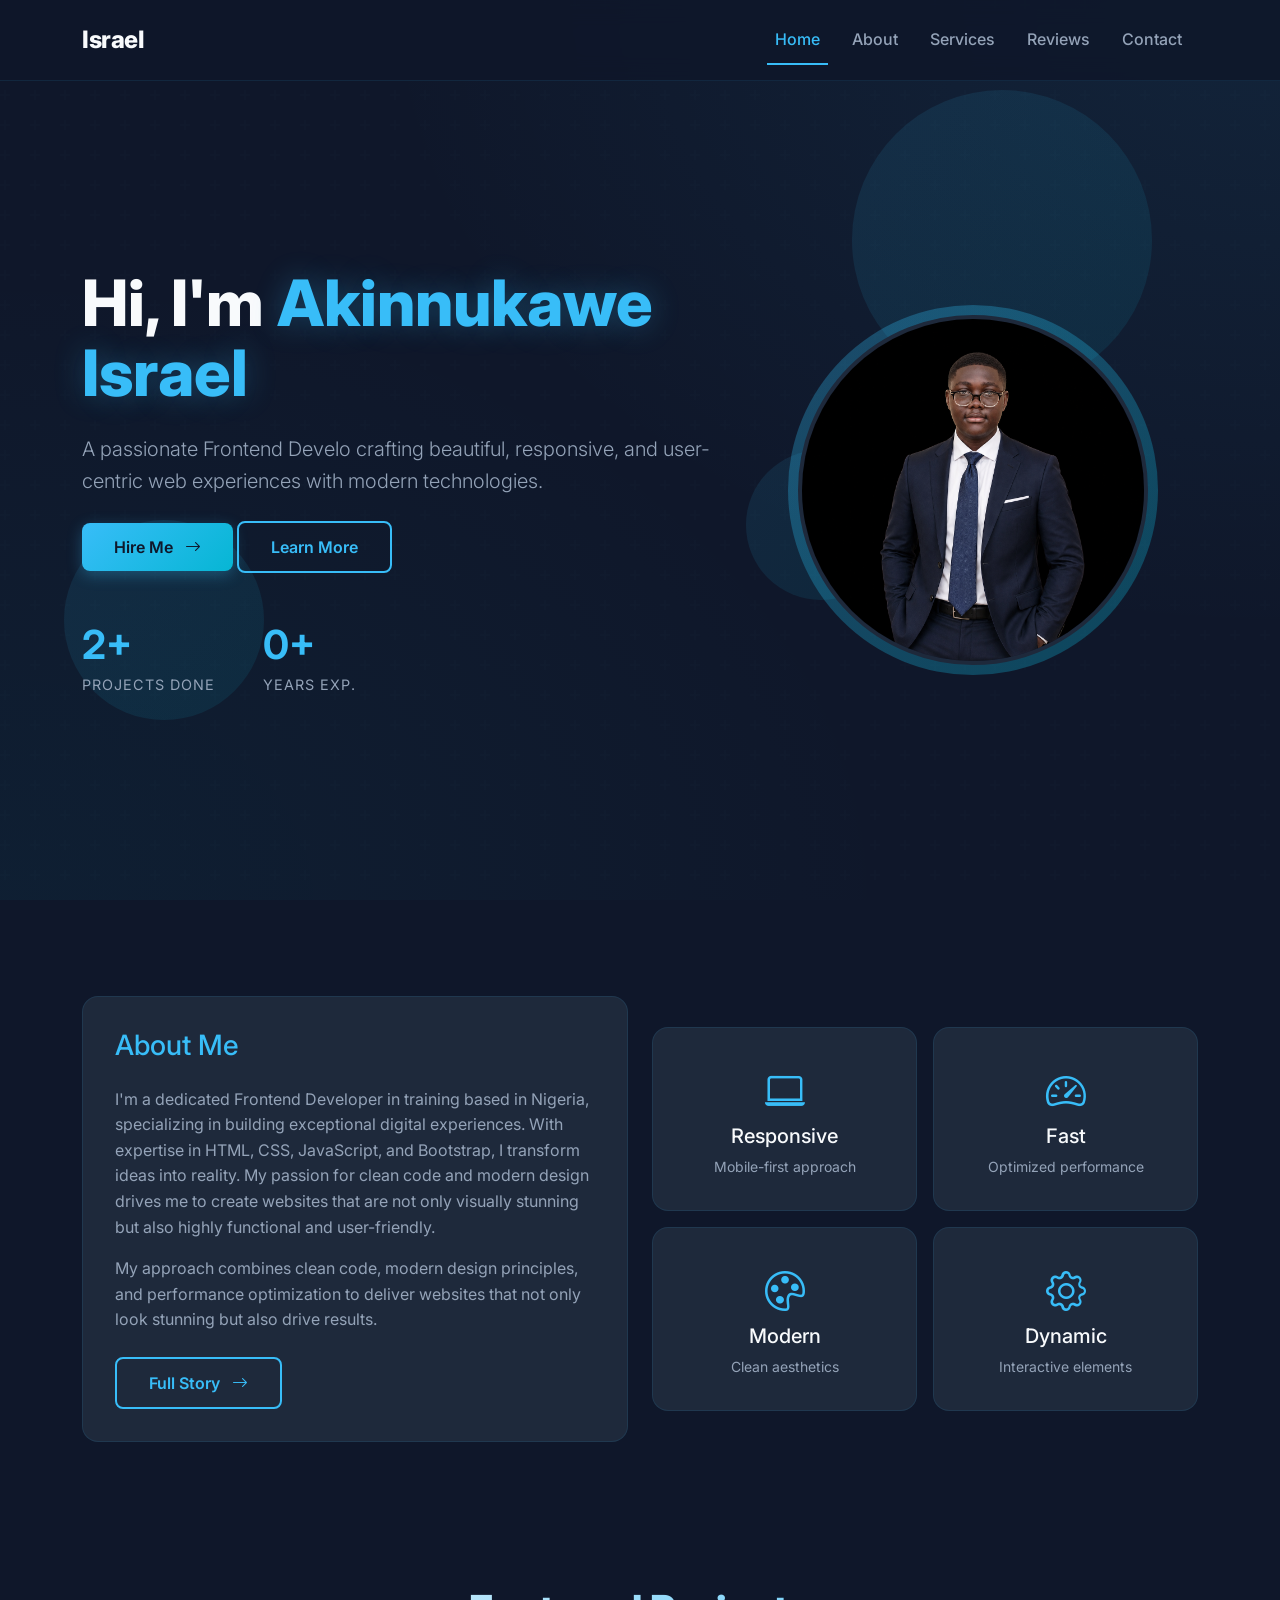
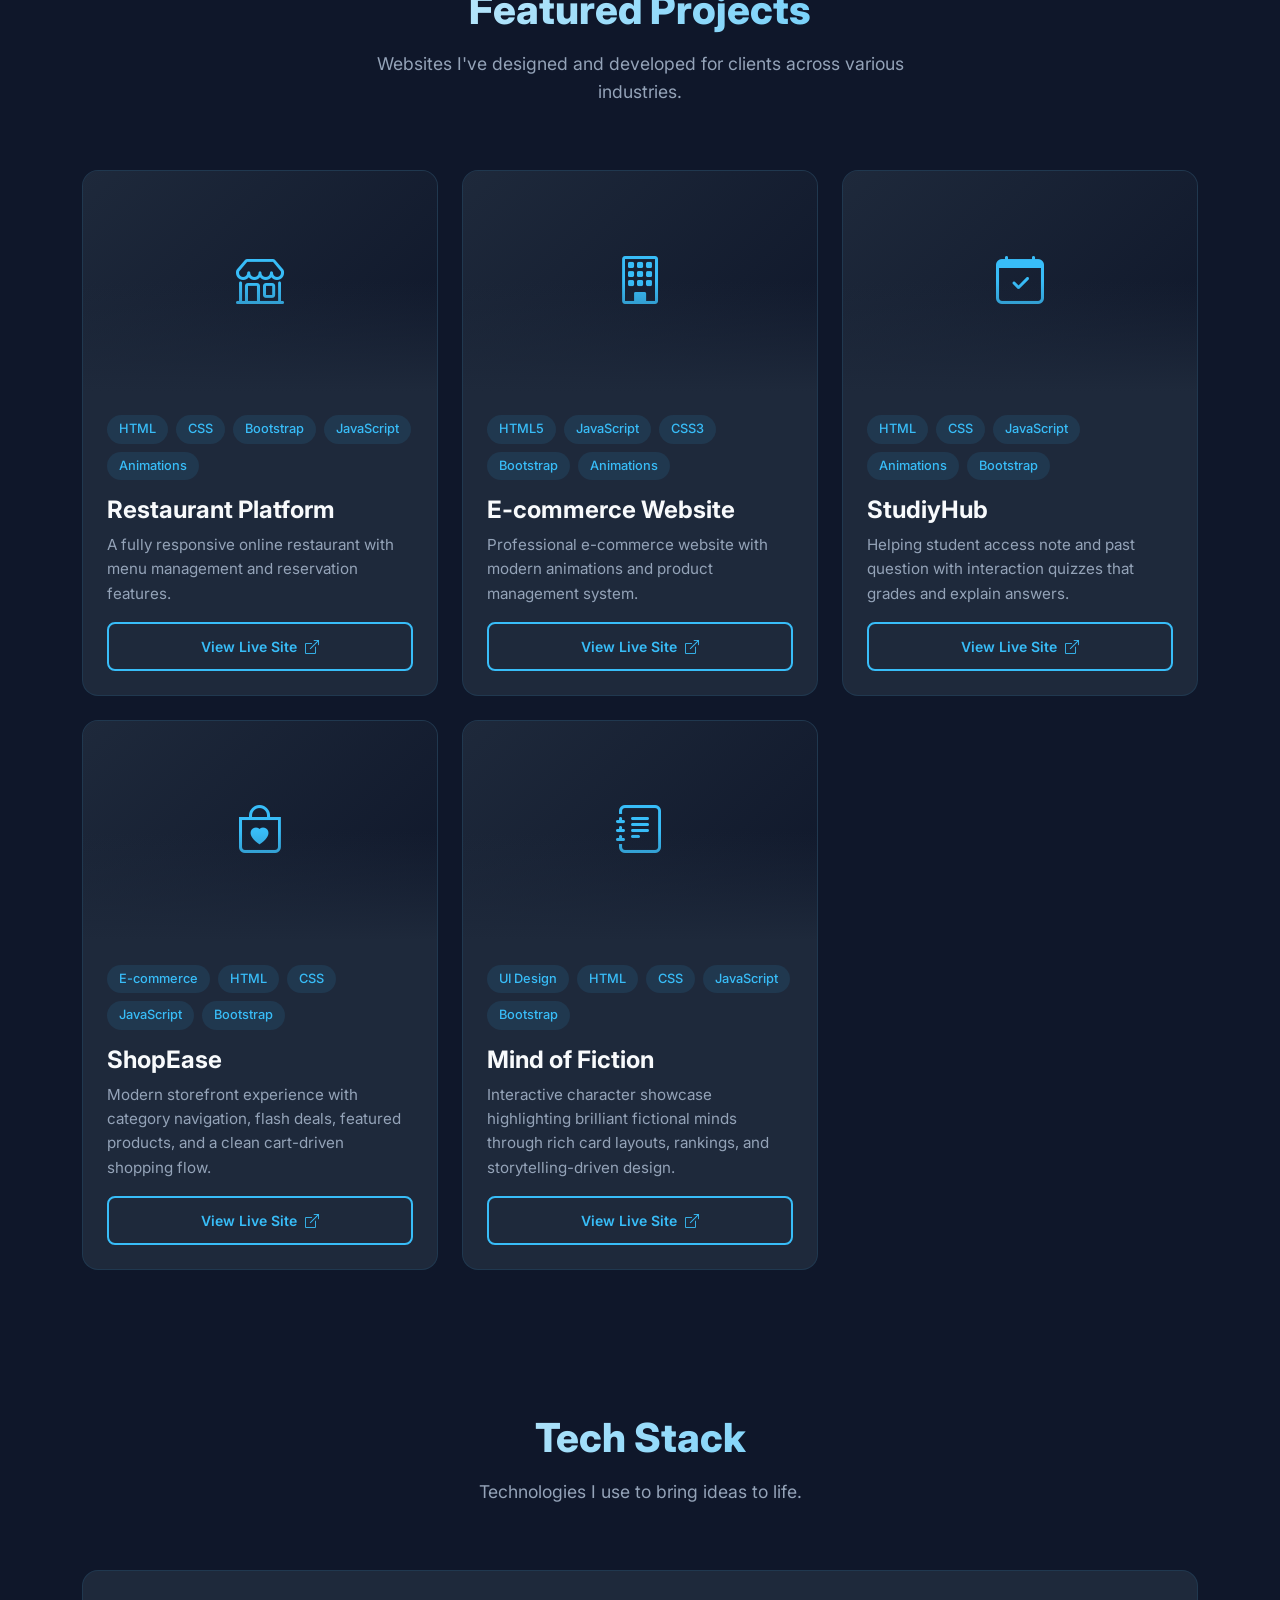
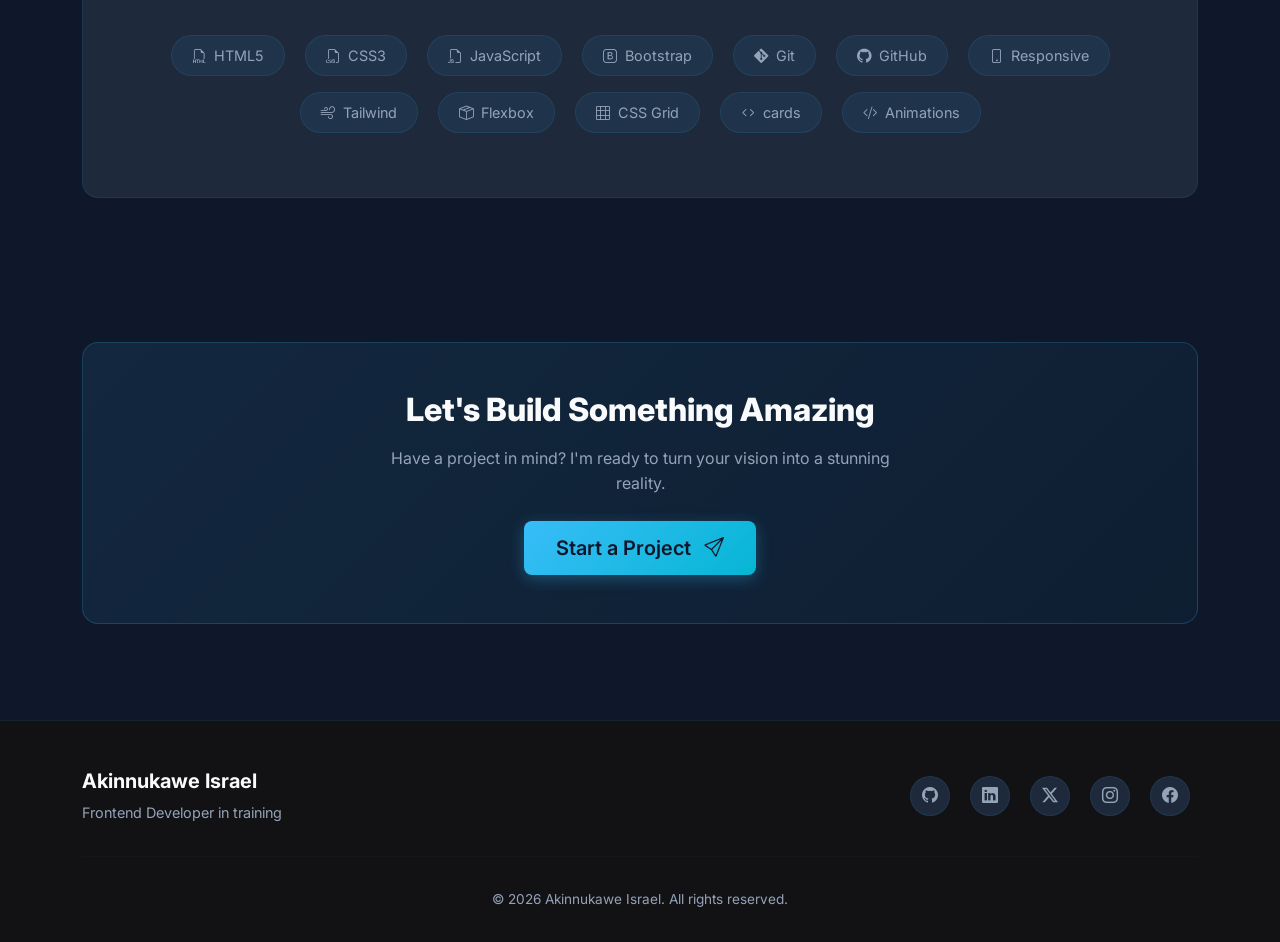
<file: index.html>
<!DOCTYPE html>
<html lang="en">
<head>
  <meta charset="UTF-8">
  <meta name="viewport" content="width=device-width, initial-scale=1.0">
  <title>Akinnukawe Israel | Frontend Developer</title>
  <link href="https://cdn.jsdelivr.net/npm/bootstrap@5.3.2/dist/css/bootstrap.min.css" rel="stylesheet">
  <link rel="stylesheet" href="https://cdn.jsdelivr.net/npm/bootstrap-icons@1.11.1/font/bootstrap-icons.css">
  <link rel="stylesheet" href="style.css">
  <link rel="icon" type="image/svg+xml" href="asset/favicon.svg">
  <style>
    /* Internal Page-Specific Styles */
    .hero-img-wrapper {
      position: relative;
      width: 350px;
      height: 350px;
      margin: 0 auto;
    }
    .hero-img-wrapper::before {
      content: '';
      position: absolute;
      inset: -10px;
      border-radius: 50%;
      background: linear-gradient(135deg, var(--accent), var(--accent-hover));
      opacity: 0.3;
      animation: pulse-glow 3s ease-in-out infinite;
    }
    .hero-img {
      width: 100%;
      height: 100%;
      border-radius: 50%;
      object-fit: cover;
      border: 4px solid var(--card-bg);
      position: relative;
      z-index: 1;
      background: linear-gradient(135deg, #1e293b, #0f172a);
      display: flex;
      align-items: center;
      justify-content: center;
      font-size: 6rem;
      color: var(--accent);
    }
    .hero-img:hover {
      transform: scale(1.05);
      border-color: var(--accent-hover);
    }
    .skill-orbit {
      display: inline-block;
      padding: 0.5rem 1.25rem;
      background: rgba(56, 189, 248, 0.08);
      border: 1px solid var(--border);
      border-radius: 30px;
      margin: 0.5rem;
      color: var(--text-secondary);
      font-size: 0.9rem;
      transition: all 0.3s ease;
    }
    .skill-orbit:hover {
      border-color: var(--accent);
      color: var(--accent);
      transform: translateY(-3px);
    }
    @media (max-width: 768px) {
      .hero-img-wrapper {
        width: 250px;
        height: 250px;
        margin-top: 2rem;
      }
    }
  </style>
</head>
<body>

  <!-- Navigation -->
  <nav class="navbar navbar-expand-lg fixed-top">
    <div class="container">
      <a class="navbar-brand" href="index.html">Israel<span></span></a>
      <button class="navbar-toggler" type="button" data-bs-toggle="collapse" data-bs-target="#navbarNav">
        <span class="navbar-toggler-icon" style="filter: invert(1);"></span>
      </button>
      <div class="collapse navbar-collapse" id="navbarNav">
        <ul class="navbar-nav ms-auto">
          <li class="nav-item"><a class="nav-link active" href="index.html">Home</a></li>
          <li class="nav-item"><a class="nav-link" href="about.html">About</a></li>
          <li class="nav-item"><a class="nav-link" href="services.html">Services</a></li>
          <li class="nav-item"><a class="nav-link" href="review.html">Reviews</a></li>
          <li class="nav-item"><a class="nav-link" href="contact.html">Contact</a></li>
        </ul>
      </div>
    </div>
  </nav>

  <!-- Section 1: Hero -->
  <section class="hero-section" id="home" style="padding-top: 80px;">
    <div class="float-shape" style="width:300px;height:300px;top:10%;right:10%;"></div>
    <div class="float-shape" style="width:200px;height:200px;bottom:20%;left:5%;animation-delay:2s;"></div>
    <div class="float-shape" style="width:150px;height:150px;top:50%;right:30%;animation-delay:4s;"></div>
    
    <div class="container position-relative">
      <div class="row align-items-center">
        <!-- Hero Image First on Mobile -->
        <div class="col-12 col-lg-5 order-1 order-lg-2 text-center animate-on-scroll stagger-2 mb-4 mb-lg-0">
          <div class="hero-img-wrapper">
            <div class="hero-img">
              <img src="/asset/israel.png" alt="Akinnukawe Israel" style="width:100%;height:100%;border-radius:50%;object-fit:cover;">
            </div>
          </div>
        </div>
        
        <!-- Hero Content Second on Mobile -->
        <div class="col-12 col-lg-7 order-2 order-lg-1 hero-content animate-on-scroll text-center text-lg-start">
          <h1>Hi, I'm <span>Akinnukawe Israel</span></h1>
          <p class="lead mb-4">
            A passionate <span class="typing-effect" data-text="Frontend Developer in training">Frontend Developer in training</span> crafting beautiful, responsive, and user-centric web experiences with modern technologies.
          </p>
          
          <!-- Buttons -->
          <div class="hero-buttons mb-5">
            <a href="contact.html" class="btn btn-cyan">Hire Me <i class="bi bi-arrow-right ms-2"></i></a>
            <a href="about.html" class="btn btn-outline-cyan">Learn More</a>
          </div>
          
          <!-- Stats -->
          <div class="hero-stats">
            <div class="stat-item">
              <h3 class="counter" data-target="3">3+</h3>
              <p>Projects Done</p>
            </div>
            <div class="stat-item">
              <h3 class="counter" data-target="1">1+</h3>
              <p>Years Exp.</p>
            </div>
          </div>
        </div>
      </div>
    </div>
  </section>

  <!-- Section 2: About Preview -->
  <section class="py-5 my-5" id="about-preview">
    <div class="container">
      <div class="row align-items-center">
        <div class="col-lg-6 animate-on-scroll slide-left">
          <div class="glass-card">
            <h3 class="mb-4" style="color: var(--accent);">About Me</h3>
            <p style="color: var(--text-secondary);">
              I'm a dedicated Frontend Developer in training based in Nigeria, specializing in building exceptional digital experiences. With expertise in HTML, CSS, JavaScript, and Bootstrap, I transform ideas into reality. My passion for clean code and modern design drives me to create websites that are not only visually stunning but also highly functional and user-friendly.
            </p>
            <p style="color: var(--text-secondary);">
              My approach combines clean code, modern design principles, and performance optimization to deliver websites that not only look stunning but also drive results. 
            </p>
            <div class="mt-4">
              <a href="about.html" class="btn btn-outline-cyan">Full Story <i class="bi bi-arrow-right ms-2"></i></a>
            </div>
          </div>
        </div>
        <div class="col-lg-6 animate-on-scroll slide-right stagger-2">
          <div class="row g-3">
            <div class="col-6">
              <div class="glass-card text-center">
                <i class="bi bi-laptop fs-1 mb-3" style="color: var(--accent);"></i>
                <h5>Responsive</h5>
                <p class="mb-0 small" style="color: var(--text-secondary);">Mobile-first approach</p>
              </div>
            </div>
            <div class="col-6">
              <div class="glass-card text-center">
                <i class="bi bi-speedometer2 fs-1 mb-3" style="color: var(--accent);"></i>
                <h5>Fast</h5>
                <p class="mb-0 small" style="color: var(--text-secondary);">Optimized performance</p>
              </div>
            </div>
            <div class="col-6">
              <div class="glass-card text-center">
                <i class="bi bi-palette fs-1 mb-3" style="color: var(--accent);"></i>
                <h5>Modern</h5>
                <p class="mb-0 small" style="color: var(--text-secondary);">Clean aesthetics</p>
              </div>
            </div>
            <div class="col-6">
              <div class="glass-card text-center">
                <i class="bi bi-gear fs-1 mb-3" style="color: var(--accent);"></i>
                <h5>Dynamic</h5>
                <p class="mb-0 small" style="color: var(--text-secondary);">Interactive elements</p>
              </div>
            </div>
          </div>
        </div>
      </div>
    </div>
  </section>

  <!-- Section 3: Projects / Interviews -->
  <section class="py-5 my-5" id="projects">
    <div class="container">
      <div class="section-header animate-on-scroll">
        <h2>Featured Projects</h2>
        <p>Websites I've designed and developed for clients across various industries.</p>
      </div>
      <div class="row g-4">
        <div class="col-md-6 col-lg-4 animate-on-scroll stagger-1">
          <div class="project-card">
            <div class="project-img">
              <i class="bi bi-shop"></i>
            </div>
            <div class="project-body">
              <div class="project-tags">
                <span class="tag">HTML</span>
                <span class="tag">CSS</span>
                <span class="tag">Bootstrap</span>
                <span class="tag">JavaScript</span>
                <span class="tag">Animations</span>
              </div>
              <h4>Restaurant Platform</h4>
              <p>A fully responsive online restaurant with menu management and reservation features.</p>
              <a href="https://foodzona.netlify.app/" class="btn btn-sm btn-outline-cyan w-100">View Live Site <i class="bi bi-box-arrow-up-right ms-1"></i></a>
            </div>
          </div>
        </div>
        <div class="col-md-6 col-lg-4 animate-on-scroll stagger-2">
          <div class="project-card">
            <div class="project-img">
              <i class="bi bi-building"></i>
            </div>
            <div class="project-body">
              <div class="project-tags">
                <span class="tag">HTML5</span>
                <span class="tag">JavaScript</span>
                <span class="tag">CSS3</span>
                <span class="tag">Bootstrap</span>
                <span class="tag">Animations</span>

              </div>
              <h4>E-commerce Website</h4>
              <p>Professional e-commerce website with modern animations and product management system.</p>
              <a href="https://noirvane.netlify.app" class="btn btn-sm btn-outline-cyan w-100">View Live Site <i class="bi bi-box-arrow-up-right ms-1"></i></a>
            </div>
          </div>
        </div>
        <div class="col-md-6 col-lg-4 animate-on-scroll stagger-3">
          <div class="project-card">
            <div class="project-img">
              <i class="bi bi-calendar-check"></i>
            </div>
            <div class="project-body">
              <div class="project-tags">
                <span class="tag">HTML</span>
                <span class="tag">CSS</span>
                <span class="tag">JavaScript</span>
                <span class="tag">Animations</span>
                <span class="tag">Bootstrap</span>
              </div>
              <h4>StudiyHub</h4>
              <p>Helping student access note and past question with interaction quizzes that grades and explain answers.</p>
              <a href="https://studiyhub.netlify.app" class="btn btn-sm btn-outline-cyan w-100">View Live Site <i class="bi bi-box-arrow-up-right ms-1"></i></a>
            </div>
          </div>
        </div>

        <div class="col-md-6 col-lg-4 animate-on-scroll stagger-1">
          <div class="project-card">
            <div class="project-img">
              <i class="bi bi-bag-heart"></i>
            </div>
            <div class="project-body">
              <div class="project-tags">
                <span class="tag">E-commerce</span>
                <span class="tag">HTML</span>
                <span class="tag">CSS</span>
                <span class="tag">JavaScript</span>
                <span class="tag">Bootstrap</span>
              </div>
              <h4>ShopEase</h4>
              <p>Modern storefront experience with category navigation, flash deals, featured products, and a clean cart-driven shopping flow.</p>
              <a href="https://shopeaasee.netlify.app/" class="btn btn-sm btn-outline-cyan w-100">View Live Site <i class="bi bi-box-arrow-up-right ms-1"></i></a>
            </div>
          </div>
        </div>

        <div class="col-md-6 col-lg-4 animate-on-scroll stagger-2">
          <div class="project-card">
            <div class="project-img">
              <i class="bi bi-journal-text"></i>
            </div>
            <div class="project-body">
              <div class="project-tags">
                <span class="tag">UI Design</span>
                <span class="tag">HTML</span>
                <span class="tag">CSS</span>
                <span class="tag">JavaScript</span>
                <span class="tag">Bootstrap</span>
              </div>
              <h4>Mind of Fiction</h4>
              <p>Interactive character showcase highlighting brilliant fictional minds through rich card layouts, rankings, and storytelling-driven design.</p>
              <a href="https://mind-of-fiction.netlify.app/" class="btn btn-sm btn-outline-cyan w-100">View Live Site <i class="bi bi-box-arrow-up-right ms-1"></i></a>
            </div>
          </div>
        </div>

    </div>
  </section>

  <!-- Section 4: Tech Stack -->
  <section class="py-5 my-5" id="tech-stack">
    <div class="container">
      <div class="section-header animate-on-scroll">
        <h2>Tech Stack</h2>
        <p>Technologies I use to bring ideas to life.</p>
      </div>
      <div class="glass-card text-center animate-on-scroll">
        <div class="py-4">
          <span class="skill-orbit"><i class="bi bi-filetype-html me-2"></i>HTML5</span>
          <span class="skill-orbit"><i class="bi bi-filetype-css me-2"></i>CSS3</span>
          <span class="skill-orbit"><i class="bi bi-filetype-js me-2"></i>JavaScript</span>
          <span class="skill-orbit"><i class="bi bi-bootstrap me-2"></i>Bootstrap</span>
          <span class="skill-orbit"><i class="bi bi-git me-2"></i>Git</span>
          <span class="skill-orbit"><i class="bi bi-github me-2"></i>GitHub</span>
          <span class="skill-orbit"><i class="bi bi-phone me-2"></i>Responsive</span>
          <span class="skill-orbit"><i class="bi bi-wind me-2"></i>Tailwind</span>
          <span class="skill-orbit"><i class="bi bi-box-seam me-2"></i>Flexbox</span>
          <span class="skill-orbit"><i class="bi bi-grid-3x3 me-2"></i>CSS Grid</span>
          <span class="skill-orbit"><i class="bi bi-code me-2"></i>cards</span>
          <span class="skill-orbit"><i class="bi bi-code-slash me-2"></i>Animations</span>
        </div>
      </div>
    </div>
  </section>

  <!-- Section 5: CTA -->
  <section class="py-5 my-5" id="cta">
    <div class="container">
      <div class="glass-card text-center py-5 animate-on-scroll scale-in" style="background: linear-gradient(135deg, rgba(56,189,248,0.1), rgba(6,182,212,0.05)); border-color: rgba(56,189,248,0.2);">
        <h2 class="mb-3" style="font-weight: 800;">Let's Build Something Amazing</h2>
        <p class="mb-4" style="color: var(--text-secondary); max-width: 500px; margin: 0 auto;">
          Have a project in mind? I'm ready to turn your vision into a stunning reality.
        </p>
        <a href="contact.html" class="btn btn-cyan btn-lg">Start a Project <i class="bi bi-send ms-2"></i></a>
      </div>
    </div>
  </section>

  <!-- Footer -->
  <footer class="footer">
    <div class="container">
      <div class="row align-items-center">
        <div class="col-md-6 text-center text-md-start mb-3 mb-md-0">
          <h5 style="font-weight: 700;">Akinnukawe Israel</h5>
          <p class="mb-0" style="color: var(--text-secondary); font-size: 0.9rem;">Frontend Developer in training</p>
        </div>
        <div class="col-md-6 text-center text-md-end">
          <a href="https://github.com/king12oraku1" class="social-link"><i class="bi bi-github"></i></a>
          <a href="https://linkedin.com/in/israel-akinnukawe-5947b13b0
          " class="social-link"><i class="bi bi-linkedin"></i></a>
          <a href="https://twitter.com/akinnukawe77743" class="social-link"><i class="bi bi-twitter-x"></i></a>
          <a href="https://instagram.com/israel._ololade" class="social-link"><i class="bi bi-instagram"></i></a>
          <a href="https://facebook.com/share/1ZvUcsH8m3/" class="social-link"><i class="bi bi-facebook"></i></a>
        </div>
      </div>
      <hr style="border-color: var(--border); margin: 2rem 0;">
      <div class="text-center" style="color: var(--text-secondary); font-size: 0.85rem;">
        <p class="mb-0">&copy; 2026 Akinnukawe Israel. All rights reserved.</p>
      </div>
    </div>
  </footer>

  <script src="https://cdn.jsdelivr.net/npm/bootstrap@5.3.2/dist/js/bootstrap.bundle.min.js"></script>
  <script src="script.js"></script>
</body>
</html>
</file>
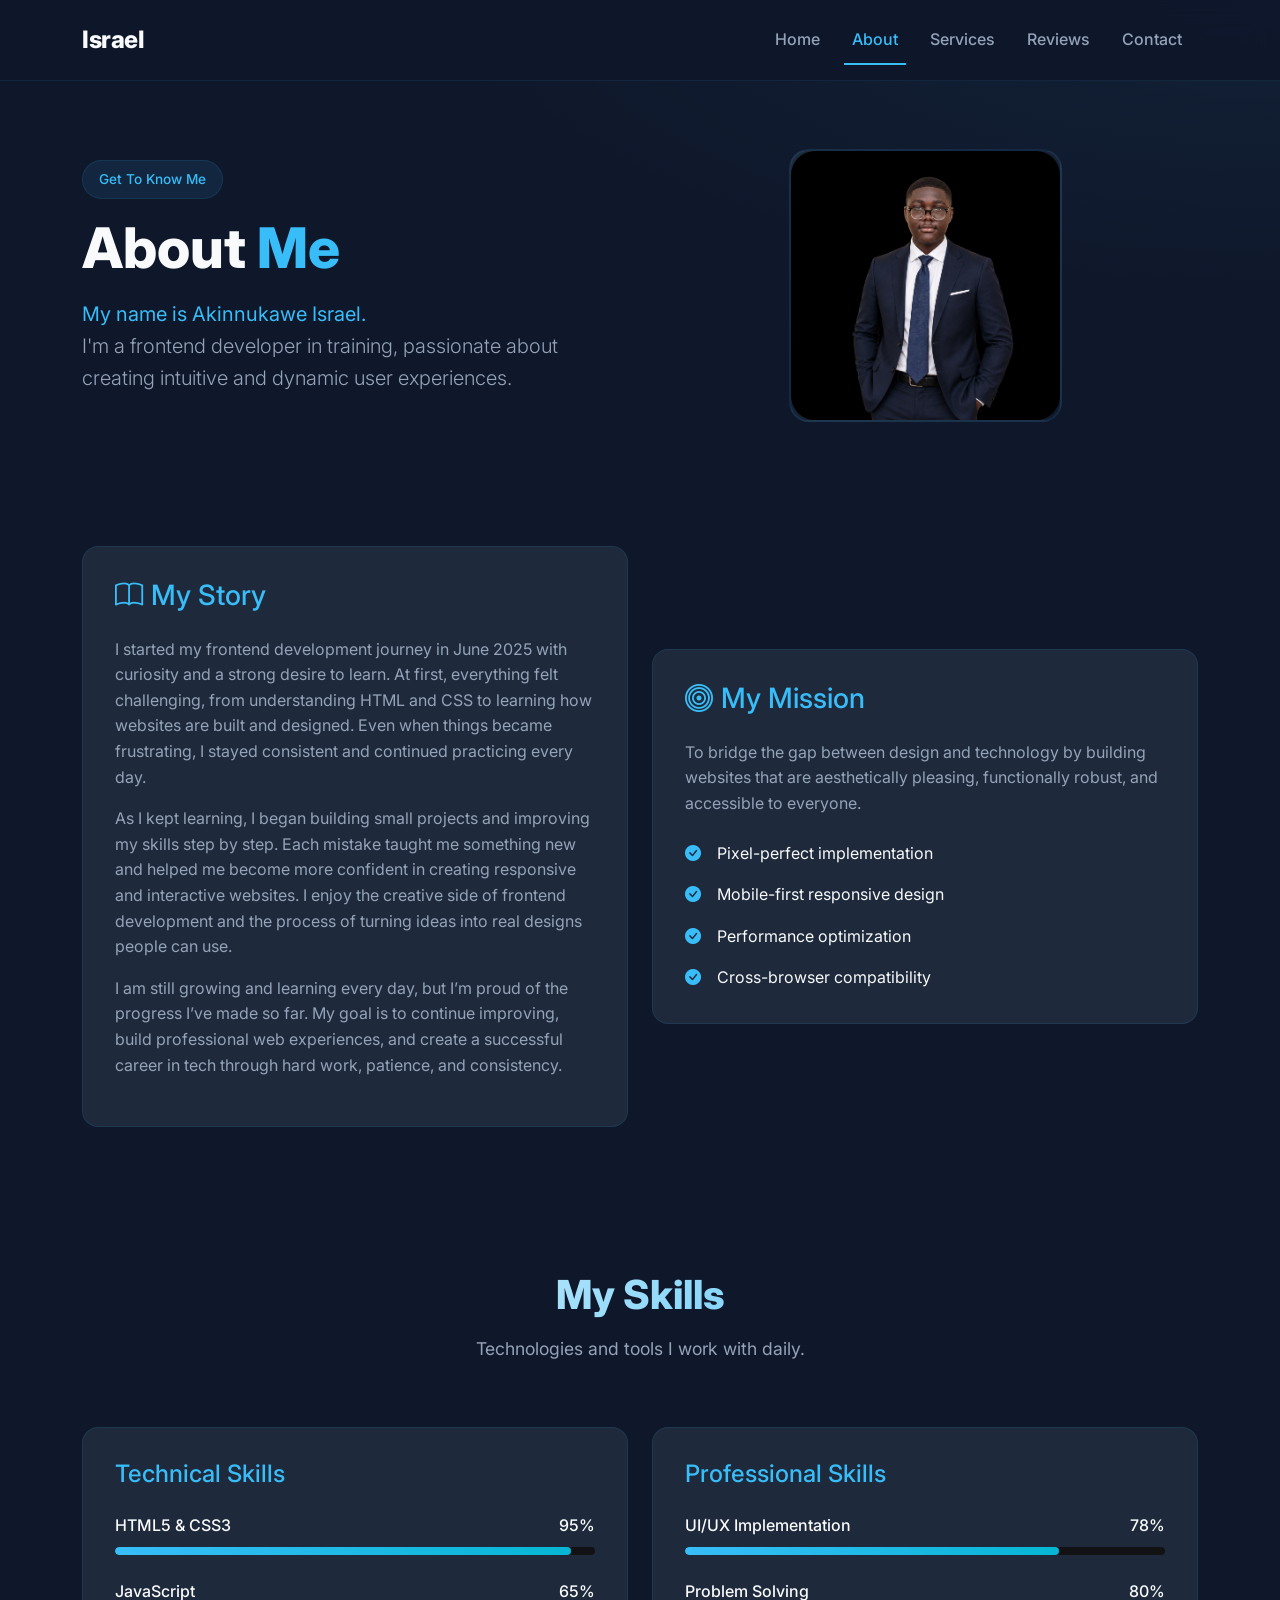
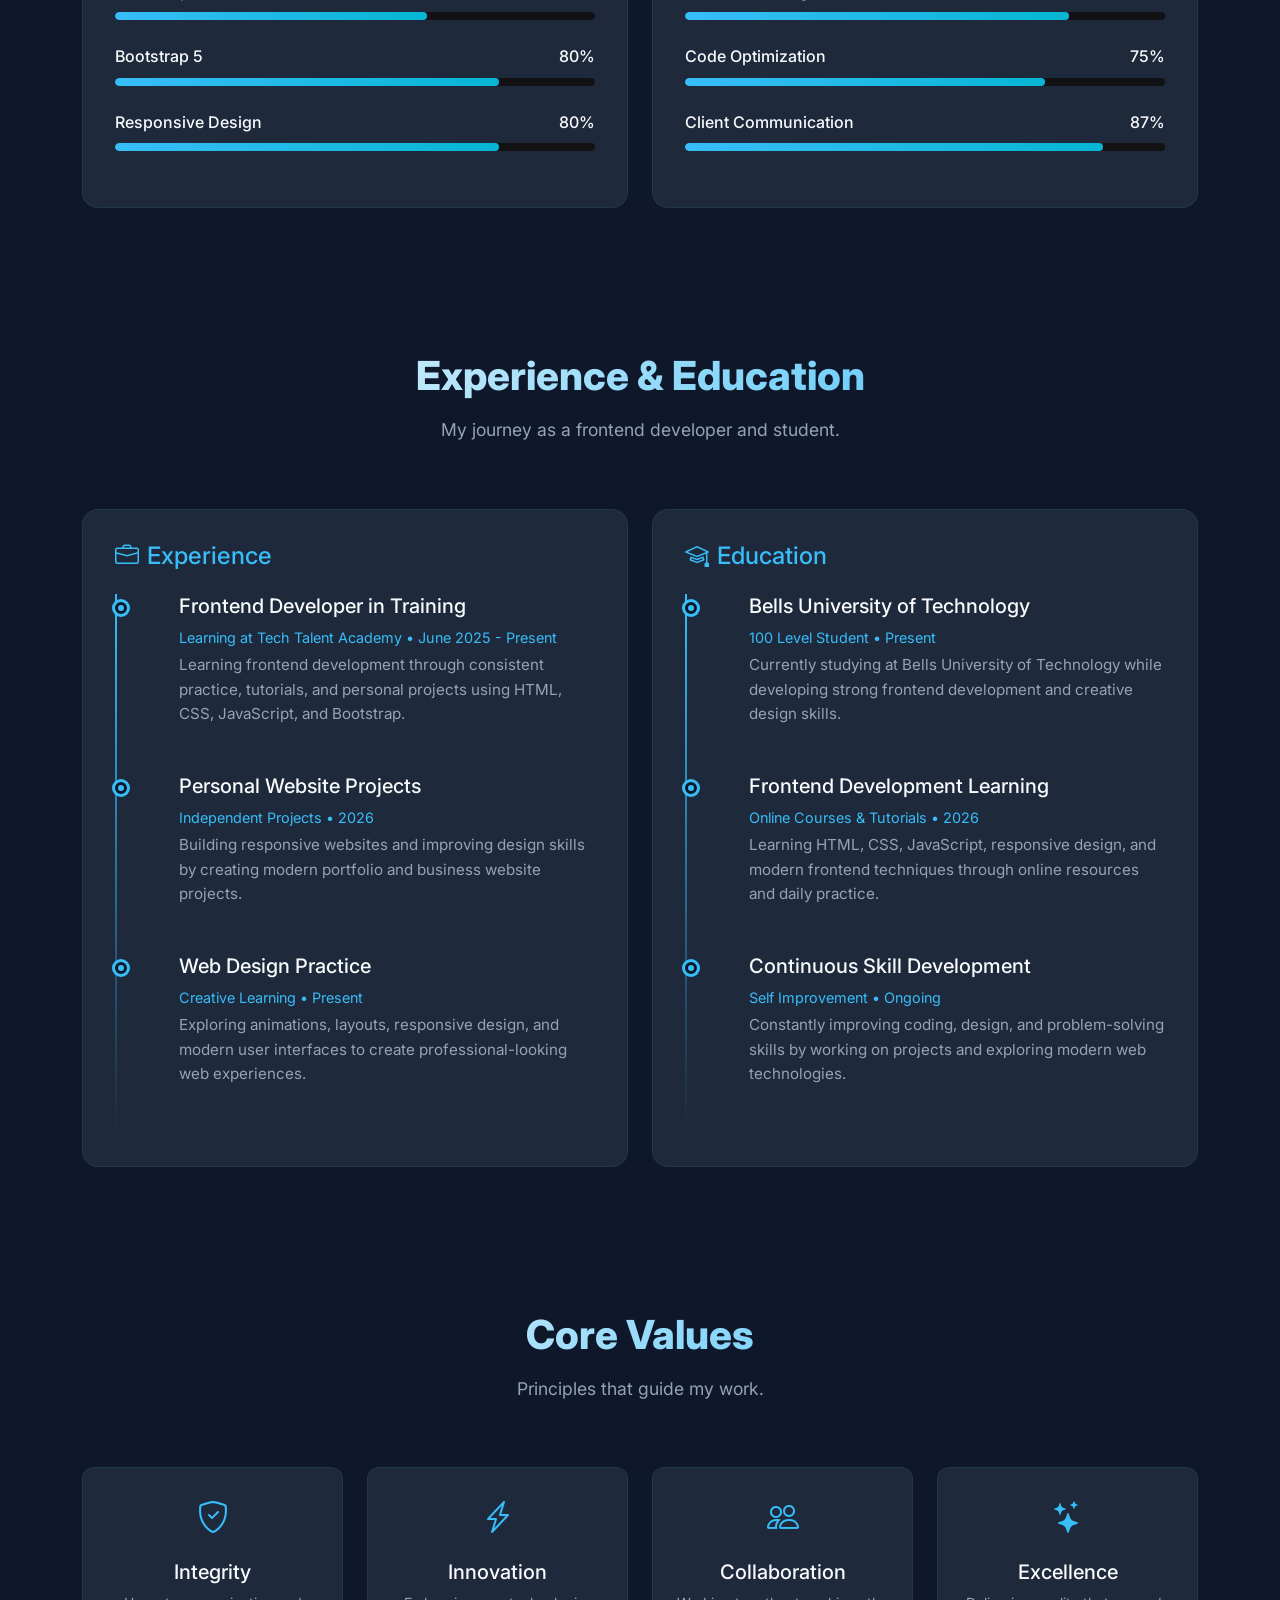
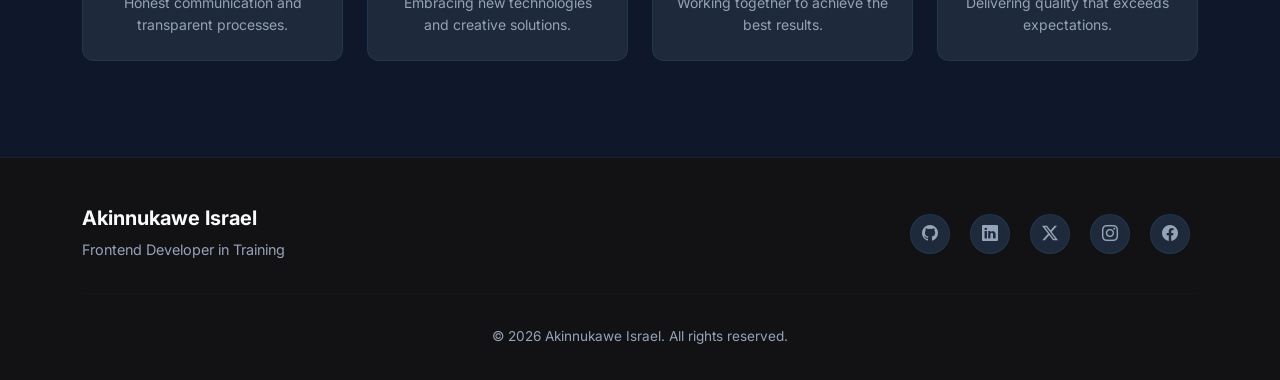
<file: about.html>
<!DOCTYPE html>
<html lang="en">
<head>
  <meta charset="UTF-8">
  <meta name="viewport" content="width=device-width, initial-scale=1.0">
  <title>About | Akinnukawe Israel</title>
  <link href="https://cdn.jsdelivr.net/npm/bootstrap@5.3.2/dist/css/bootstrap.min.css" rel="stylesheet">
  <link rel="stylesheet" href="https://cdn.jsdelivr.net/npm/bootstrap-icons@1.11.1/font/bootstrap-icons.css">
  <link rel="stylesheet" href="style.css">
  <style>
    .about-hero {
      min-height: 50vh;
      display: flex;
      align-items: center;
      background: radial-gradient(ellipse at top right, rgba(56, 189, 248, 0.06) 0%, transparent 50%);
      padding-top: 80px;
    }
    .about-img {
      width: 50%;
      max-width: 400px;
      aspect-ratio: 1;
      border-radius: 20px;
      background: linear-gradient(135deg, #1e293b, #0f172a);
      display: flex;
      align-items: center;
      justify-content: center;
      font-size: 8rem;
      color: var(--accent);
      border: 2px solid var(--border);
      margin: 0 auto;

    }
    .skill-bar-wrapper {
      margin-bottom: 1.5rem;
    }
    .skill-label {
      display: flex;
      justify-content: space-between;
      margin-bottom: 0.5rem;
      font-weight: 500;
    }
    .value-card {
      background: var(--card-bg);
      border: 1px solid var(--border);
      border-radius: 12px;
      padding: 1.5rem;
      text-align: center;
      transition: all 0.3s ease;
    }
    .value-card:hover {
      border-color: var(--accent);
      transform: translateY(-5px);
    }
    .value-icon {
      font-size: 2rem;
      color: var(--accent);
      margin-bottom: 1rem;
    }
  </style>
</head>
<body>

  <nav class="navbar navbar-expand-lg fixed-top">
    <div class="container">
      <a class="navbar-brand" href="index.html">Israel<span></span></a>
      <button class="navbar-toggler" type="button" data-bs-toggle="collapse" data-bs-target="#navbarNav">
        <span class="navbar-toggler-icon" style="filter: invert(1);"></span>
      </button>
      <div class="collapse navbar-collapse" id="navbarNav">
        <ul class="navbar-nav ms-auto">
          <li class="nav-item"><a class="nav-link" href="index.html">Home</a></li>
          <li class="nav-item"><a class="nav-link active" href="about.html">About</a></li>
          <li class="nav-item"><a class="nav-link" href="services.html">Services</a></li>
          <li class="nav-item"><a class="nav-link" href="review.html">Reviews</a></li>
          <li class="nav-item"><a class="nav-link" href="contact.html">Contact</a></li>
        </ul>
      </div>
    </div>
  </nav>

  <!-- Section 1: About Hero -->
  <section class="about-hero" style="padding-top: 120px;">
    <div class="container">
      <div class="row align-items-center">
        <div class="col-lg-6 animate-on-scroll">
          <div class="badge-cyan mb-3 d-inline-block">Get To Know Me</div>
          <h1 style="font-size: 3.5rem; font-weight: 800; margin-bottom: 1rem;">About <span style="color: var(--accent);">Me</span></h1>
          <p class="lead" style="color: var(--text-secondary);">
          <span style="color: var(--accent);"> <strong>My name is Akinnukawe Israel.</strong></span><br>
            I'm a frontend developer in training, passionate about creating intuitive and dynamic user experiences.
          </p>
        </div>
        <div class="col-lg-6 animate-on-scroll stagger-2">
          <div class="about-img">
            <img src="/asset/israel.png" alt="Akinnukawe Israel" style="width:100%;height:100%;border-radius:9%;object-fit:cover;" >
          </div>
        </div>
      </div>
    </div>
  </section>

  <!-- Section 2: My Story -->
  <section class="py-5 my-5">
    <div class="container">
      <div class="row align-items-center">
        <div class="col-lg-6 animate-on-scroll slide-left mb-4 mb-lg-0">
          <div class="glass-card">
            <h3 class="mb-4" style="color: var(--accent);"><i class="bi bi-book me-2"></i>My Story</h3>
            <p style="color: var(--text-secondary);">
             I started my frontend development journey in June 2025 with curiosity and a strong desire to learn. At first, everything felt challenging, from understanding HTML and CSS to learning how websites are built and designed. Even when things became frustrating, I stayed consistent and continued practicing every day.</p>
            <p style="color: var(--text-secondary);">
              As I kept learning, I began building small projects and improving my skills step by step. Each mistake taught me something new and helped me become more confident in creating responsive and interactive websites. I enjoy the creative side of frontend development and the process of turning ideas into real designs people can use.
            </p>
            <p style="color: var(--text-secondary);">
             I am still growing and learning every day, but I’m proud of the progress I’ve made so far. My goal is to continue improving, build professional web experiences, and create a successful career in tech through hard work, patience, and consistency.
            </p>
          </div>
        </div>
        <div class="col-lg-6 animate-on-scroll slide-right stagger-2">
          <div class="glass-card">
            <h3 class="mb-4" style="color: var(--accent);"><i class="bi bi-bullseye me-2"></i>My Mission</h3>
            <p style="color: var(--text-secondary);">
              To bridge the gap between design and technology by building websites that are aesthetically pleasing, functionally robust, and accessible to everyone.
            </p>
            <div class="mt-4">
              <div class="d-flex align-items-center mb-3">
                <i class="bi bi-check-circle-fill me-3" style="color: var(--accent);"></i>
                <span>Pixel-perfect implementation</span>
              </div>
              <div class="d-flex align-items-center mb-3">
                <i class="bi bi-check-circle-fill me-3" style="color: var(--accent);"></i>
                <span>Mobile-first responsive design</span>
              </div>
              <div class="d-flex align-items-center mb-3">
                <i class="bi bi-check-circle-fill me-3" style="color: var(--accent);"></i>
                <span>Performance optimization</span>
              </div>
              <div class="d-flex align-items-center">
                <i class="bi bi-check-circle-fill me-3" style="color: var(--accent);"></i>
                <span>Cross-browser compatibility</span>
              </div>
            </div>
          </div>
        </div>
      </div>
    </div>
  </section>

  <!-- Section 3: Skills -->
  <section class="py-5 my-5">
    <div class="container">
      <div class="section-header animate-on-scroll">
        <h2>My Skills</h2>
        <p>Technologies and tools I work with daily.</p>
      </div>
      <div class="row">
        <div class="col-lg-6 animate-on-scroll stagger-1">
          <div class="glass-card">
            <h4 class="mb-4" style="color: var(--accent);">Technical Skills</h4>
            <div class="skill-bar-wrapper">
              <div class="skill-label">
                <span>HTML5 & CSS3</span>
                <span>95%</span>
              </div>
              <div class="progress">
                <div class="progress-bar" data-width="95" style="width: 0%;"></div>
              </div>
            </div>
            <div class="skill-bar-wrapper">
              <div class="skill-label">
                <span>JavaScript</span>
                <span>65%</span>
              </div>
              <div class="progress">
                <div class="progress-bar" data-width="65" style="width: 0%;"></div>
              </div>
            </div>
            <div class="skill-bar-wrapper">
              <div class="skill-label">
                <span>Bootstrap 5</span>
                <span>80%</span>
              </div>
              <div class="progress">
                <div class="progress-bar" data-width="80" style="width: 0%;"></div>
              </div>
            </div>
            <div class="skill-bar-wrapper">
              <div class="skill-label">
                <span>Responsive Design</span>
                <span>80%</span>
              </div>
              <div class="progress">
                <div class="progress-bar" data-width="80" style="width: 0%;"></div>
              </div>
            </div>
          </div>
        </div>
        <div class="col-lg-6 animate-on-scroll stagger-2">
          <div class="glass-card">
            <h4 class="mb-4" style="color: var(--accent);">Professional Skills</h4>
            <div class="skill-bar-wrapper">
              <div class="skill-label">
                <span>UI/UX Implementation</span>
                <span>78%</span>
              </div>
              <div class="progress">
                <div class="progress-bar" data-width="78" style="width: 0%;"></div>
              </div>
            </div>
            <div class="skill-bar-wrapper">
              <div class="skill-label">
                <span>Problem Solving</span>
                <span>80%</span>
              </div>
              <div class="progress">
                <div class="progress-bar" data-width="80" style="width: 0%;"></div>
              </div>
            </div>
            <div class="skill-bar-wrapper">
              <div class="skill-label">
                <span>Code Optimization</span>
                <span>75%</span>
              </div>
              <div class="progress">
                <div class="progress-bar" data-width="75" style="width: 0%;"></div>
              </div>
            </div>
            <div class="skill-bar-wrapper">
              <div class="skill-label">
                <span>Client Communication</span>
                <span>87%</span>
              </div>
              <div class="progress">
                <div class="progress-bar" data-width="87" style="width: 0%;"></div>
              </div>
            </div>
          </div>
        </div>
      </div>
    </div>
  </section>

  <!-- Section 4: Experience -->
  <!-- <section class="py-5 my-5">
    <div class="container">
      <div class="section-header animate-on-scroll">
        <h2>Experience & Education</h2>
        <p>My professional journey so far.</p>
      </div>
      <div class="row">
        <div class="col-lg-6 animate-on-scroll slide-left stagger-1">
          <div class="glass-card">
            <h4 class="mb-4" style="color: var(--accent);"><i class="bi bi-briefcase me-2"></i>Experience</h4>
            <div class="timeline">
              <div class="timeline-item">
                <h5>Senior Frontend Developer</h5>
                <p class="mb-1" style="color: var(--accent); font-size: 0.9rem;">Tech Solutions Ltd • 2023 - Present</p>
                <p style="color: var(--text-secondary); font-size: 0.95rem;">Leading frontend development for enterprise clients, implementing complex UI components and mentoring junior developers.</p>
              </div>
              <div class="timeline-item">
                <h5>Frontend Developer</h5>
                <p class="mb-1" style="color: var(--accent); font-size: 0.9rem;">Digital Agency • 2021 - 2023</p>
                <p style="color: var(--text-secondary); font-size: 0.95rem;">Built responsive websites for 30+ clients using Bootstrap, JavaScript, and modern CSS techniques.</p>
              </div>
              <div class="timeline-item">
                <h5>Junior Web Developer</h5>
                <p class="mb-1" style="color: var(--accent); font-size: 0.9rem;">Startup Hub • 2020 - 2021</p>
                <p style="color: var(--text-secondary); font-size: 0.95rem;">Developed landing pages, email templates, and assisted in full-stack project development.</p>
              </div>
            </div>
          </div>
        </div>
        <div class="col-lg-6 animate-on-scroll slide-right stagger-2">
          <div class="glass-card">
            <h4 class="mb-4" style="color: var(--accent);"><i class="bi bi-mortarboard me-2"></i>Education</h4>
            <div class="timeline">
              <div class="timeline-item">
                <h5>B.Sc. Computer Science</h5>
                <p class="mb-1" style="color: var(--accent); font-size: 0.9rem;">University of Lagos • 2016 - 2020</p>
                <p style="color: var(--text-secondary); font-size: 0.95rem;">Focused on software engineering, web technologies, and human-computer interaction.</p>
              </div>
              <div class="timeline-item">
                <h5>Frontend Certification</h5>
                <p class="mb-1" style="color: var(--accent); font-size: 0.9rem;">FreeCodeCamp • 2021</p>
                <p style="color: var(--text-secondary); font-size: 0.95rem;">Completed 300+ hours of curriculum covering HTML, CSS, JavaScript, and responsive design.</p>
              </div>
              <div class="timeline-item">
                <h5>UI/UX Design Fundamentals</h5>
                <p class="mb-1" style="color: var(--accent); font-size: 0.9rem;">Coursera • 2022</p>
                <p style="color: var(--text-secondary); font-size: 0.95rem;">Learned design principles, wireframing, and prototyping for better user experiences.</p>
              </div>
            </div>
          </div>
        </div>
      </div>
    </div>
  </section> -->
<section class="py-5 my-5">
  <div class="container">
    <div class="section-header animate-on-scroll">
      <h2>Experience & Education</h2>
      <p>My journey as a frontend developer and student.</p>
    </div>

    <div class="row">

      <!-- Experience -->
      <div class="col-lg-6 animate-on-scroll slide-left stagger-1">
        <div class="glass-card">
          <h4 class="mb-4" style="color: var(--accent);">
            <i class="bi bi-briefcase me-2"></i>Experience
          </h4>

          <div class="timeline">

            <div class="timeline-item">
              <h5>Frontend Developer in Training</h5>
              <p class="mb-1" style="color: var(--accent); font-size: 0.9rem;">
                Learning at Tech Talent Academy • June 2025 - Present
              </p>
              <p style="color: var(--text-secondary); font-size: 0.95rem;">
                Learning frontend development through consistent practice, tutorials, and personal projects using HTML, CSS, JavaScript, and Bootstrap.
              </p>
            </div>

            <div class="timeline-item">
              <h5>Personal Website Projects</h5>
              <p class="mb-1" style="color: var(--accent); font-size: 0.9rem;">
                Independent Projects • 2026
              </p>
              <p style="color: var(--text-secondary); font-size: 0.95rem;">
                Building responsive websites and improving design skills by creating modern portfolio and business website projects.
              </p>
            </div>

            <div class="timeline-item">
              <h5>Web Design Practice</h5>
              <p class="mb-1" style="color: var(--accent); font-size: 0.9rem;">
                Creative Learning • Present
              </p>
              <p style="color: var(--text-secondary); font-size: 0.95rem;">
                Exploring animations, layouts, responsive design, and modern user interfaces to create professional-looking web experiences.
              </p>
            </div>

          </div>
        </div>
      </div>

      <!-- Education -->
      <div class="col-lg-6 animate-on-scroll slide-right stagger-2">
        <div class="glass-card">
          <h4 class="mb-4" style="color: var(--accent);">
            <i class="bi bi-mortarboard me-2"></i>Education
          </h4>

          <div class="timeline">

            <div class="timeline-item">
              <h5>Bells University of Technology</h5>
              <p class="mb-1" style="color: var(--accent); font-size: 0.9rem;">
                100 Level Student • Present
              </p>
              <p style="color: var(--text-secondary); font-size: 0.95rem;">
                Currently studying at Bells University of Technology while developing strong frontend development and creative design skills.
              </p>
            </div>

            <div class="timeline-item">
              <h5>Frontend Development Learning</h5>
              <p class="mb-1" style="color: var(--accent); font-size: 0.9rem;">
                Online Courses & Tutorials • 2026
              </p>
              <p style="color: var(--text-secondary); font-size: 0.95rem;">
                Learning HTML, CSS, JavaScript, responsive design, and modern frontend techniques through online resources and daily practice.
              </p>
            </div>

            <div class="timeline-item">
              <h5>Continuous Skill Development</h5>
              <p class="mb-1" style="color: var(--accent); font-size: 0.9rem;">
                Self Improvement • Ongoing
              </p>
              <p style="color: var(--text-secondary); font-size: 0.95rem;">
                Constantly improving coding, design, and problem-solving skills by working on projects and exploring modern web technologies.
              </p>
            </div>

          </div>
        </div>
      </div>

    </div>
  </div>
</section>
  <!-- Section 5: Values -->
  <section class="py-5 my-5">
    <div class="container">
      <div class="section-header animate-on-scroll">
        <h2>Core Values</h2>
        <p>Principles that guide my work.</p>
      </div>
      <div class="row g-4">
        <div class="col-md-6 col-lg-3 animate-on-scroll stagger-1">
          <div class="value-card">
            <div class="value-icon"><i class="bi bi-shield-check"></i></div>
            <h5>Integrity</h5>
            <p class="mb-0 small" style="color: var(--text-secondary);">Honest communication and transparent processes.</p>
          </div>
        </div>
        <div class="col-md-6 col-lg-3 animate-on-scroll stagger-2">
          <div class="value-card">
            <div class="value-icon"><i class="bi bi-lightning-charge"></i></div>
            <h5>Innovation</h5>
            <p class="mb-0 small" style="color: var(--text-secondary);">Embracing new technologies and creative solutions.</p>
          </div>
        </div>
        <div class="col-md-6 col-lg-3 animate-on-scroll stagger-3">
          <div class="value-card">
            <div class="value-icon"><i class="bi bi-people"></i></div>
            <h5>Collaboration</h5>
            <p class="mb-0 small" style="color: var(--text-secondary);">Working together to achieve the best results.</p>
          </div>
        </div>
        <div class="col-md-6 col-lg-3 animate-on-scroll stagger-4">
          <div class="value-card">
            <div class="value-icon"><i class="bi bi-stars"></i></div>
            <h5>Excellence</h5>
            <p class="mb-0 small" style="color: var(--text-secondary);">Delivering quality that exceeds expectations.</p>
          </div>
        </div>
      </div>
    </div>
  </section>

  <footer class="footer">
    <div class="container">
      <div class="row align-items-center">
        <div class="col-md-6 text-center text-md-start mb-3 mb-md-0">
          <h5 style="font-weight: 700;">Akinnukawe Israel</h5>
          <p class="mb-0" style="color: var(--text-secondary); font-size: 0.9rem;">Frontend Developer in Training</p>
        </div>
        <div class="col-md-6 text-center text-md-end">
         <a href="https://github.com/king12oraku1" class="social-link"><i class="bi bi-github"></i></a>
          <a href="https://linkedin.com/in/israel-akinnukawe-5947b13b0
          " class="social-link"><i class="bi bi-linkedin"></i></a>
          <a href="https://twitter.com/akinnukawe77743" class="social-link"><i class="bi bi-twitter-x"></i></a>
          <a href="https://instagram.com/israel._ololade" class="social-link"><i class="bi bi-instagram"></i></a>
          <a href="https://facebook.com/share/1ZvUcsH8m3/" class="social-link"><i class="bi bi-facebook"></i></a>
        </div>
      </div>
      <hr style="border-color: var(--border); margin: 2rem 0;">
      <div class="text-center" style="color: var(--text-secondary); font-size: 0.85rem;">
        <p class="mb-0">&copy; 2026 Akinnukawe Israel. All rights reserved.</p>
      </div>
    </div>
  </footer>

  <script src="https://cdn.jsdelivr.net/npm/bootstrap@5.3.2/dist/js/bootstrap.bundle.min.js"></script>
  <script src="script.js"></script>
</body>
</html>
</file>
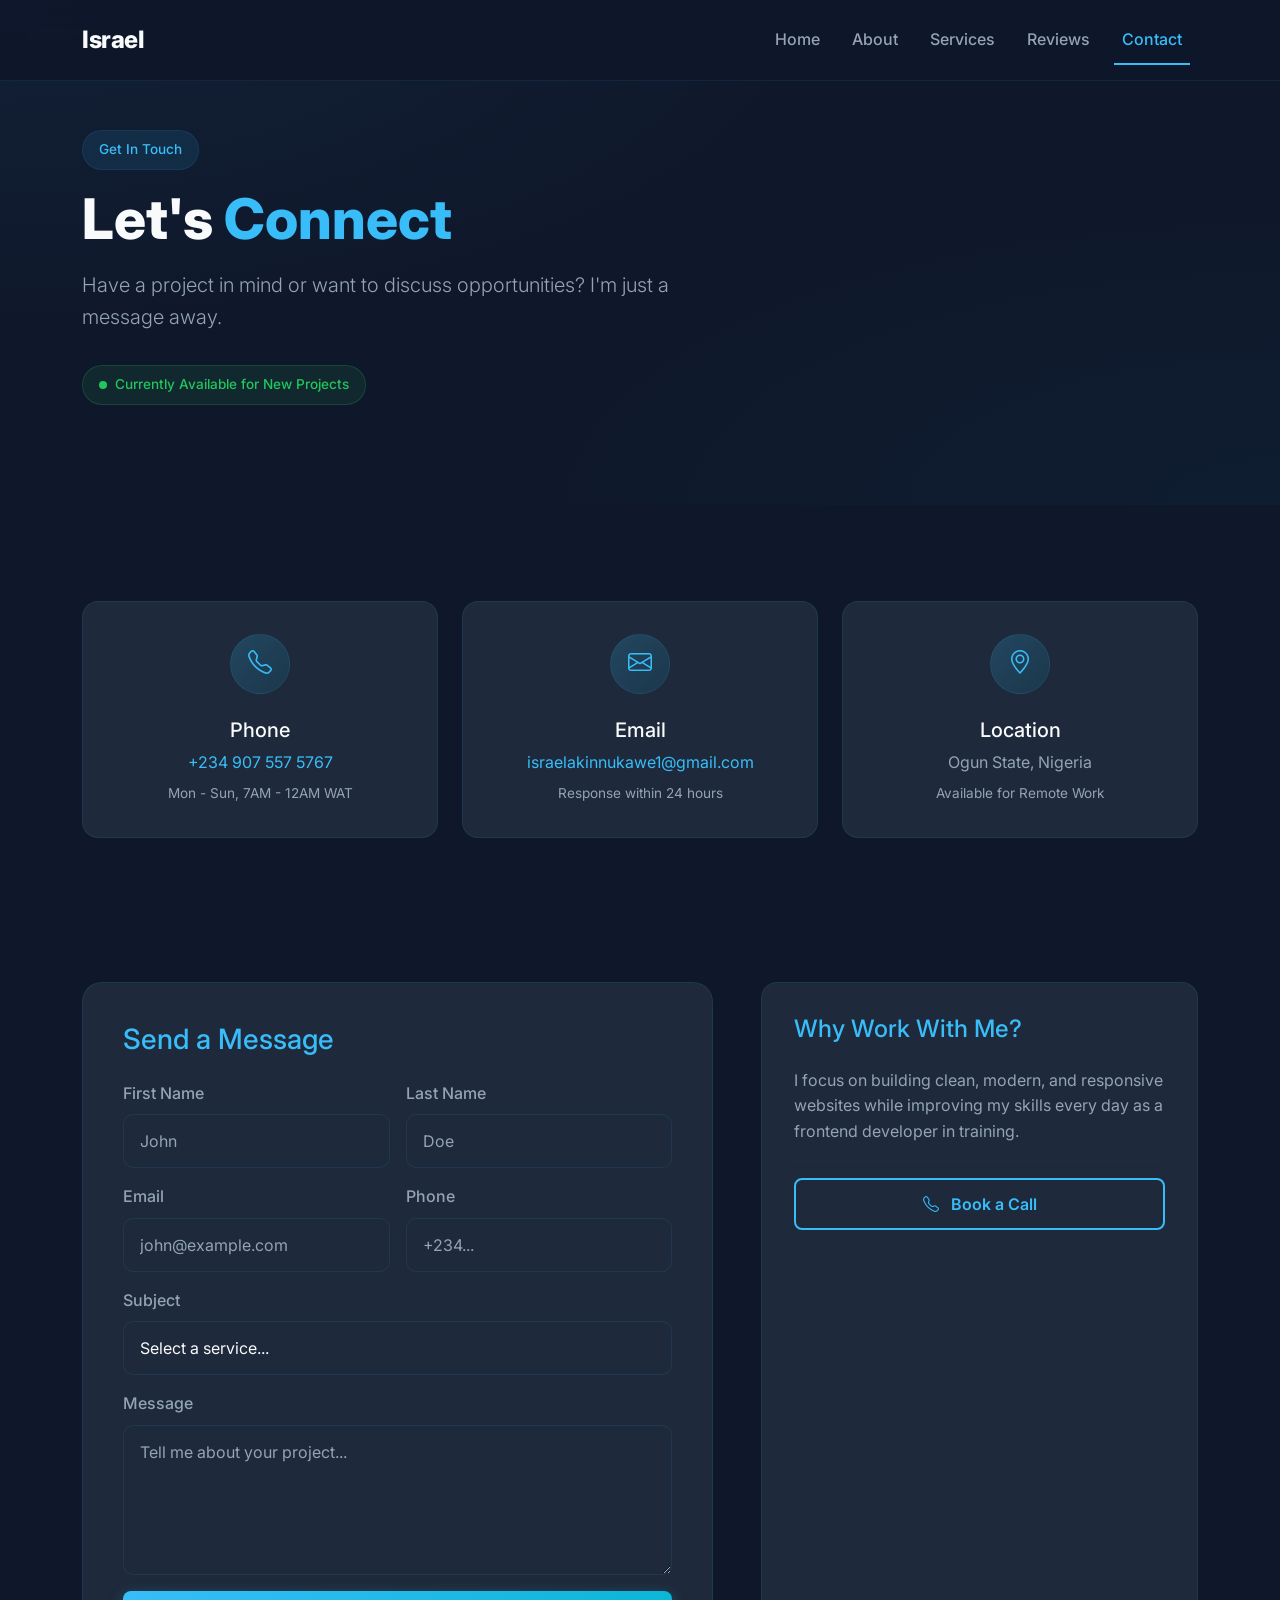
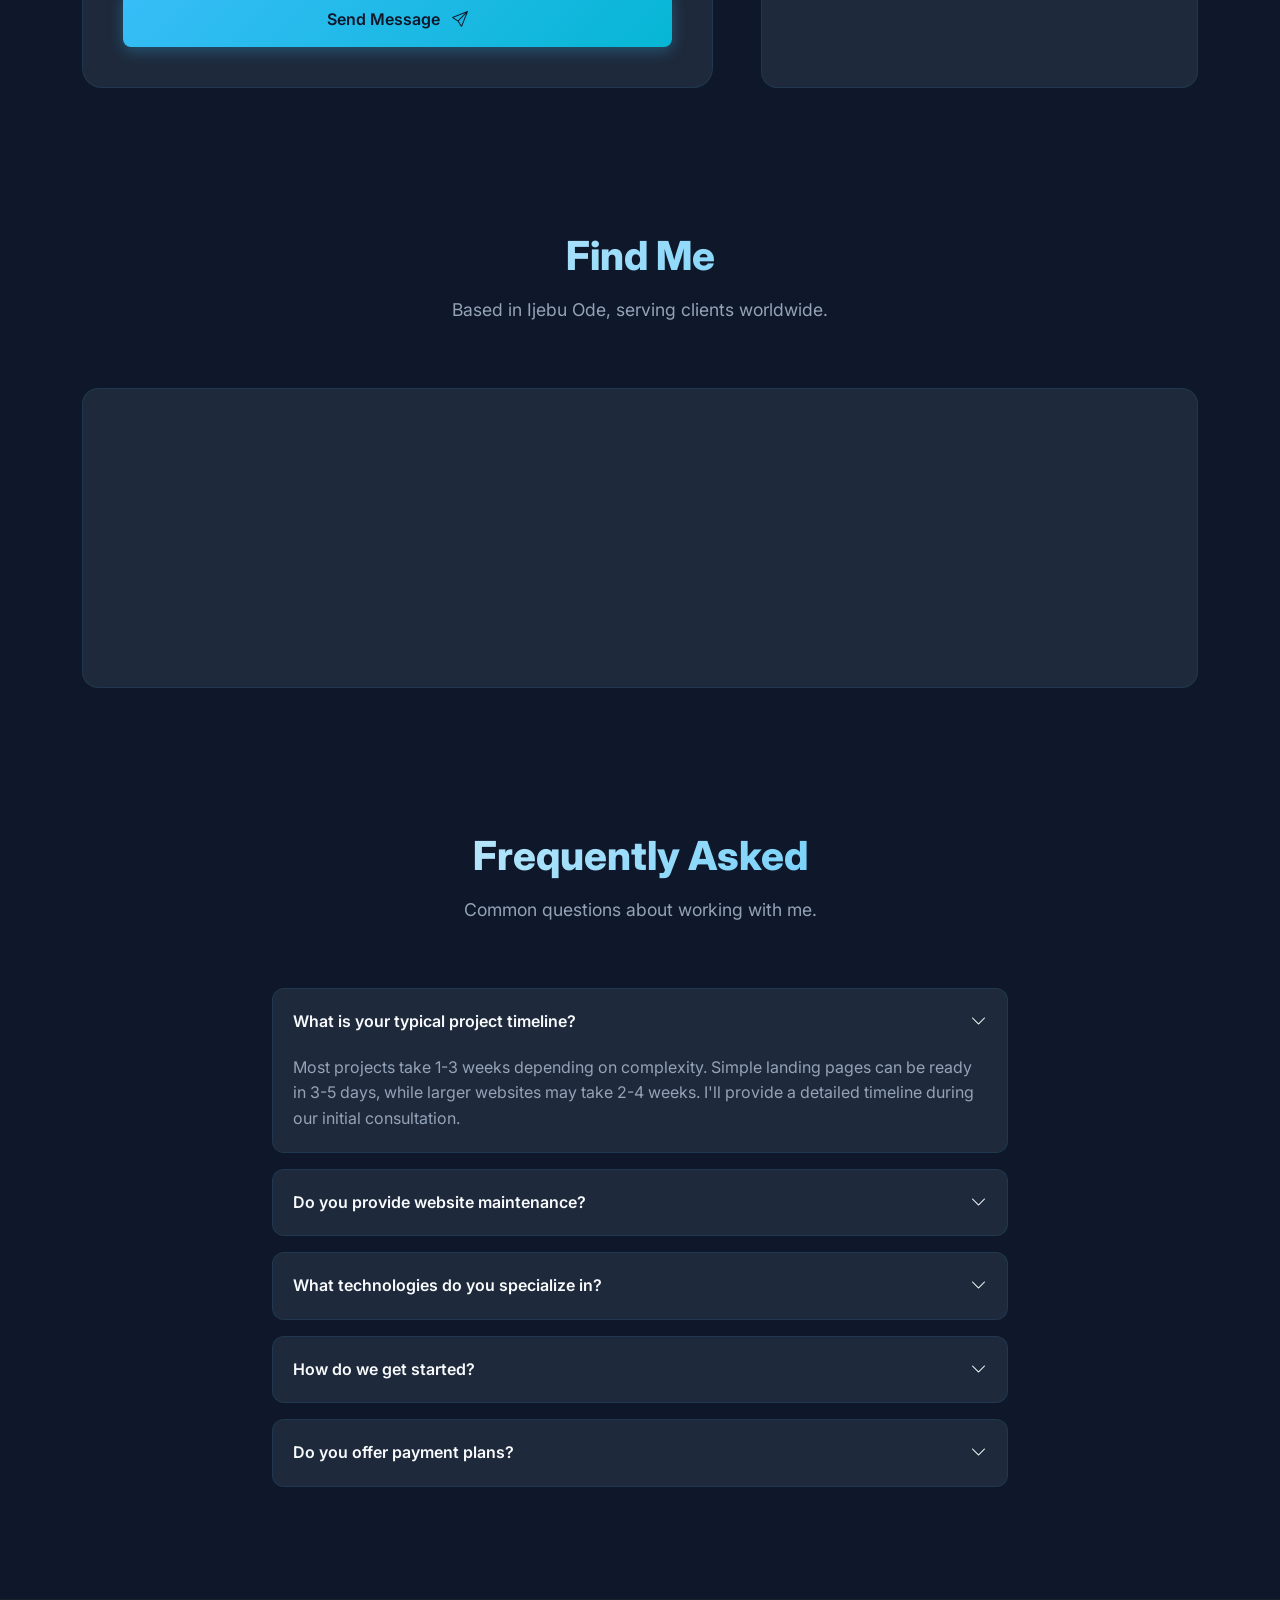
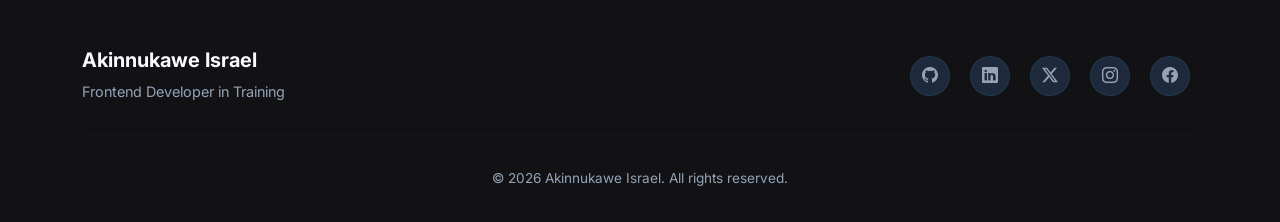
<file: contact.html>
<!DOCTYPE html>
<html lang="en">
<head>
  <meta charset="UTF-8">
  <meta name="viewport" content="width=device-width, initial-scale=1.0">
  <title>Contact | Akinnukawe Israel</title>
  <link href="https://cdn.jsdelivr.net/npm/bootstrap@5.3.2/dist/css/bootstrap.min.css" rel="stylesheet">
  <link rel="stylesheet" href="https://cdn.jsdelivr.net/npm/bootstrap-icons@1.11.1/font/bootstrap-icons.css">
  <link rel="stylesheet" href="style.css">
  <style>
    .contact-hero {
      min-height: 50vh;
      display: flex;
      align-items: center;
      background: radial-gradient(ellipse at top left, rgba(56, 189, 248, 0.06) 0%, transparent 50%),
                  radial-gradient(ellipse at bottom right, rgba(6, 182, 212, 0.04) 0%, transparent 50%);
      padding-top: 80px;
    }
    .contact-form-card {
      background: var(--card-bg);
      border: 1px solid var(--border);
      border-radius: 20px;
      padding: 2.5rem;
    }
    .map-placeholder {
      background: var(--card-bg);
      border: 1px solid var(--border);
      border-radius: 16px;
      height: 300px;
      display: flex;
      align-items: center;
      justify-content: center;
      flex-direction: column;
      color: var(--text-secondary);
    }
    .faq-item {
      background: var(--card-bg);
      border: 1px solid var(--border);
      border-radius: 12px;
      overflow: hidden;
      margin-bottom: 1rem;
    }
    .faq-header {
      padding: 1.25rem;
      cursor: pointer;
      display: flex;
      justify-content: space-between;
      align-items: center;
      font-weight: 600;
      transition: all 0.3s ease;
    }
    .faq-header:hover {
      background: rgba(56, 189, 248, 0.05);
    }
    .faq-header[aria-expanded="true"] {
      color: var(--accent);
    }
    .faq-body {
      padding: 0 1.25rem 1.25rem;
      color: var(--text-secondary);
    }
    .status-badge {
      display: inline-flex;
      align-items: center;
      gap: 0.5rem;
      background: rgba(34, 197, 94, 0.1);
      color: #22c55e;
      padding: 0.5rem 1rem;
      border-radius: 20px;
      font-size: 0.85rem;
      font-weight: 500;
      border: 1px solid rgba(34, 197, 94, 0.2);
    }
    .status-dot {
      width: 8px;
      height: 8px;
      background: #22c55e;
      border-radius: 50%;
      animation: pulse 2s infinite;
    }
    @keyframes pulse {
      0%, 100% { opacity: 1; }
      50% { opacity: 0.5; }
    }
  </style>
</head>
<body>

  <nav class="navbar navbar-expand-lg fixed-top">
    <div class="container">
      <a class="navbar-brand" href="index.html">Israel</a>
      <button class="navbar-toggler" type="button" data-bs-toggle="collapse" data-bs-target="#navbarNav">
        <span class="navbar-toggler-icon" style="filter: invert(1);"></span>
      </button>
      <div class="collapse navbar-collapse" id="navbarNav">
        <ul class="navbar-nav ms-auto">
          <li class="nav-item"><a class="nav-link" href="index.html">Home</a></li>
          <li class="nav-item"><a class="nav-link" href="about.html">About</a></li>
          <li class="nav-item"><a class="nav-link" href="services.html">Services</a></li>
          <li class="nav-item"><a class="nav-link" href="review.html">Reviews</a></li>
          <li class="nav-item"><a class="nav-link active" href="contact.html">Contact</a></li>
        </ul>
      </div>
    </div>
  </nav>

  <!-- Section 1: Contact Hero -->
  <section class="contact-hero" style="padding-top: 130px; padding-bottom: 100px;">
    <div class="container">
      <div class="row align-items-center">
        <div class="col-lg-8 animate-on-scroll">
          <div class="badge-cyan mb-3 d-inline-block">Get In Touch</div>
          <h1 style="font-size: 3.5rem; font-weight: 800; margin-bottom: 1rem;">Let's <span style="color: var(--accent);">Connect</span></h1>
          <p class="lead" style="color: var(--text-secondary); max-width: 600px;">
            Have a project in mind or want to discuss opportunities? I'm just a message away.
          </p>
          <div class="status-badge mt-3">
            <span class="status-dot"></span>
            Currently Available for New Projects
          </div>
        </div>
      </div>
    </div>
  </section>

  <!-- Section 2: Contact Info -->
  <section class="py-5 my-5">
    <div class="container">
      <div class="row g-4">
        <div class="col-md-4 animate-on-scroll stagger-1">
          <div class="contact-info-card h-100">
            <div class="contact-icon"><i class="bi bi-telephone"></i></div>
            <h5>Phone</h5>
            <p class="mb-0" style="color: var(--text-secondary);">
              <a href="tel:+2349075575767" style="color: var(--accent); text-decoration: none;">+234 907 557 5767</a>
            </p>
            <p class="mb-0 mt-2" style="color: var(--text-secondary); font-size: 0.85rem;">Mon - Sun, 7AM - 12AM WAT</p>
          </div>
        </div>
        <div class="col-md-4 animate-on-scroll stagger-2">
          <div class="contact-info-card h-100">
            <div class="contact-icon"><i class="bi bi-envelope"></i></div>
            <h5>Email</h5>
            <p class="mb-0" style="color: var(--text-secondary);">
              <a href="mailto:israelakinnukawe1@gmail.com" style="color: var(--accent); text-decoration: none;">israelakinnukawe1@gmail.com</a>
            </p>
            <p class="mb-0 mt-2" style="color: var(--text-secondary); font-size: 0.85rem;">Response within 24 hours</p>
          </div>
        </div>
        <div class="col-md-4 animate-on-scroll stagger-3">
          <div class="contact-info-card h-100">
            <div class="contact-icon"><i class="bi bi-geo-alt"></i></div>
            <h5>Location</h5>
            <p class="mb-0" style="color: var(--text-secondary);">Ogun State, Nigeria</p>
            <p class="mb-0 mt-2" style="color: var(--text-secondary); font-size: 0.85rem;">Available for Remote Work</p>
          </div>
        </div>
      </div>
    </div>
  </section>

  <!-- Section 3: Contact Form -->
  <!-- <section class="py-5 my-5">
    <div class="container">
      <div class="row g-5">
        <div class="col-lg-7 animate-on-scroll slide-left">
          <div class="contact-form-card">
            <h3 class="mb-4" style="color: var(--accent);">Send a Message</h3>
            <form action="#" method="POST">
              <div class="row g-3">
                <div class="col-md-6">
                  <label class="form-label">First Name</label>
                  <input type="text" class="form-control" placeholder="John" required>
                </div>
                <div class="col-md-6">
                  <label class="form-label">Last Name</label>
                  <input type="text" class="form-control" placeholder="Doe" required>
                </div>
                <div class="col-md-6">
                  <label class="form-label">Email</label>
                  <input type="email" class="form-control" placeholder="john@example.com" required>
                </div>
                <div class="col-md-6">
                  <label class="form-label">Phone</label>
                  <input type="tel" class="form-control" placeholder="+234 ...">
                </div>
                <div class="col-12">
                  <label class="form-label">Subject</label>
                  <select class="form-control">
                    <option value="">Select a service...</option>
                    <option value="website">Website Development</option>
                    <option value="redesign">Website Redesign</option>
                    <option value="landing">Landing Page</option>
                    <option value="maintenance">Maintenance</option>
                    <option value="other">Other</option>
                  </select>
                </div>
                <div class="col-12">
                  <label class="form-label">Message</label>
                  <textarea class="form-control" rows="5" placeholder="Tell me about your project..." required></textarea>
                </div>
                <div class="col-12">
                  <button type="submit" class="btn btn-cyan w-100 py-3">
                    Send Message <i class="bi bi-send ms-2"></i>
                  </button>
                </div>
              </div>
            </form>
          </div>
        </div>
        <div class="col-lg-5 animate-on-scroll slide-right stagger-2">
          <div class="glass-card h-100">
            <h4 class="mb-4" style="color: var(--accent);">Why Work With Me?</h4>
            <div class="mb-4">
              <div class="d-flex align-items-start mb-3">
                <i class="bi bi-check-circle-fill me-3 mt-1" style="color: var(--accent);"></i>
                <div>
                  <h6 class="mb-1">Fast Turnaround</h6>
                  <p class="mb-0 small" style="color: var(--text-secondary);">Projects delivered on time, every time.</p>
                </div>
              </div>
              <div class="d-flex align-items-start mb-3">
                <i class="bi bi-check-circle-fill me-3 mt-1" style="color: var(--accent);"></i>
                <div>
                  <h6 class="mb-1">Clean Code</h6>
                  <p class="mb-0 small" style="color: var(--text-secondary);">Maintainable, well-documented code.</p>
                </div>
              </div>
              <div class="d-flex align-items-start mb-3">
                <i class="bi bi-check-circle-fill me-3 mt-1" style="color: var(--accent);"></i>
                <div>
                  <h6 class="mb-1">Clear Communication</h6>
                  <p class="mb-0 small" style="color: var(--text-secondary);">Regular updates throughout the project.</p>
                </div>
              </div>
              <div class="d-flex align-items-start">
                <i class="bi bi-check-circle-fill me-3 mt-1" style="color: var(--accent);"></i>
                <div>
                  <h6 class="mb-1">Ongoing Support</h6>
                  <p class="mb-0 small" style="color: var(--text-secondary);">Post-launch assistance included.</p>
                </div>
              </div>
            </div>
            <hr style="border-color: var(--border);">
            <div class="mt-3">
              <p class="mb-2" style="color: var(--text-secondary); font-size: 0.9rem;">Prefer to schedule a call?</p>
              <a href="tel:+2349075575767" class="btn btn-outline-cyan w-100">
                <i class="bi bi-calendar me-2"></i> Book a Call
              </a>
            </div>
          </div>
        </div>
      </div>
    </div>
  </section> -->
  <section class="py-5 my-5">
  <div class="container">
    <div class="row g-5">

      <!-- CONTACT FORM -->
      <div class="col-lg-7 animate-on-scroll slide-left">
        <div class="contact-form-card">
          <h3 class="mb-4" style="color: var(--accent);">Send a Message</h3>

          <form id="contactForm">

            <div class="row g-3">

              <div class="col-md-6">
                <label class="form-label">First Name</label>
                <input type="text" id="firstName" class="form-control" placeholder="John" required>
              </div>

              <div class="col-md-6">
                <label class="form-label">Last Name</label>
                <input type="text" id="lastName" class="form-control" placeholder="Doe" required>
              </div>

              <div class="col-md-6">
                <label class="form-label">Email</label>
                <input type="email" id="email" class="form-control" placeholder="john@example.com" required>
              </div>

              <div class="col-md-6">
                <label class="form-label">Phone</label>
                <input type="tel" id="phone" class="form-control" placeholder="+234..." required>
              </div>

              <div class="col-12">
                <label class="form-label">Subject</label>
                <select id="subject" class="form-control" required>
                  <option value="">Select a service...</option>
                  <option value="Website Development">Website Development</option>
                  <option value="Website Redesign">Website Redesign</option>
                  <option value="Landing Page">Landing Page</option>
                  <option value="Maintenance">Maintenance</option>
                  <option value="Other">Other</option>
                </select>
              </div>

              <div class="col-12">
                <label class="form-label">Message</label>
                <textarea id="message" class="form-control" rows="5" placeholder="Tell me about your project..." required></textarea>
              </div>

              <div class="col-12">
                <button type="submit" id="submitBtn" class="btn btn-cyan w-100 py-3">
                  <span id="btnText">Send Message</span>
                  <span id="btnLoader" style="display:none;">Sending...</span>
                  <i class="bi bi-send ms-2"></i>
                </button>
              </div>

            </div>
          </form>

        </div>
      </div>

      <!-- RIGHT SIDE -->
      <div class="col-lg-5 animate-on-scroll slide-right stagger-2">
        <div class="glass-card h-100">
          <h4 class="mb-4" style="color: var(--accent);">Why Work With Me?</h4>

          <p style="color: var(--text-secondary);">
            I focus on building clean, modern, and responsive websites while improving my skills every day as a frontend developer in training.
          </p>

          <hr style="border-color: var(--border);">

          <a href="tel:+2349075575767" class="btn btn-outline-cyan w-100">
            <i class="bi bi-telephone me-2"></i> Book a Call
          </a>
        </div>
      </div>

    </div>
  </div>
</section>

<!-- SUCCESS POPUP -->
<div id="popup" style="
  position:fixed;
  bottom:20px;
  right:20px;
  background:#0f172a;
  color:white;
  padding:15px 20px;
  border-radius:10px;
  display:none;
  box-shadow:0 10px 30px rgba(0,0,0,0.3);
">
  Message ready on WhatsApp 🚀
</div>


  <!-- Section 4: Map -->
  <section class="py-5 my-5">
    <div class="container">
      <div class="section-header animate-on-scroll">
        <h2>Find Me</h2>
        <p>Based in Ijebu Ode, serving clients worldwide.</p>
      </div>
      <div class="map-placeholder animate-on-scroll scale-in">

  <iframe
    src="https://www.google.com/maps/embed?pb=!1m18!1m12!1m3!1d63384.89454047848!2d3.8826509418198554!3d6.823738528010325!2m3!1f0!2f0!3f0!3m2!1i1024!2i768!4f13.1!3m3!1m2!1s0x103968a66d1a278b%3A0xbc9c567eae180351!2sIjebu%20Ode%2C%20Ogun%20State!5e0!3m2!1sen!2sng!4v1779400835806!5m2!1sen!2sng"
    width="100%"
    height="300"
    style="border:0; border-radius: 12px;"
    allowfullscreen=""
    loading="lazy"
    referrerpolicy="no-referrer-when-downgrade">
  </iframe>

</div>
  </section>
 

  <!-- Section 5: FAQ -->
  <section class="py-5 my-5">
    <div class="container">
      <div class="section-header animate-on-scroll">
        <h2>Frequently Asked</h2>
        <p>Common questions about working with me.</p>
      </div>
      <div class="row justify-content-center">
        <div class="col-lg-8 animate-on-scroll">
          <div class="faq-item">
            <div class="faq-header" data-bs-toggle="collapse" data-bs-target="#faq1">
              <span>What is your typical project timeline?</span>
              <i class="bi bi-chevron-down"></i>
            </div>
            <div class="collapse show" id="faq1">
              <div class="faq-body">
                Most projects take 1-3 weeks depending on complexity. Simple landing pages can be ready in 3-5 days, while larger websites may take 2-4 weeks. I'll provide a detailed timeline during our initial consultation.
              </div>
            </div>
          </div>
          <div class="faq-item">
            <div class="faq-header" data-bs-toggle="collapse" data-bs-target="#faq2">
              <span>Do you provide website maintenance?</span>
              <i class="bi bi-chevron-down"></i>
            </div>
            <div class="collapse" id="faq2">
              <div class="faq-body">
                Yes! I offer monthly maintenance packages that include security updates, content changes, performance monitoring, and technical support to keep your website running smoothly.
              </div>
            </div>
          </div>
          <div class="faq-item">
            <div class="faq-header" data-bs-toggle="collapse" data-bs-target="#faq3">
              <span>What technologies do you specialize in?</span>
              <i class="bi bi-chevron-down"></i>
            </div>
            <div class="collapse" id="faq3">
              <div class="faq-body">
                I specialize in HTML5, CSS3, JavaScript, and Bootstrap 5. I also work with jQuery, SASS, and various CSS animation libraries to create dynamic, interactive experiences.
              </div>
            </div>
          </div>
          <div class="faq-item">
            <div class="faq-header" data-bs-toggle="collapse" data-bs-target="#faq4">
              <span>How do we get started?</span>
              <i class="bi bi-chevron-down"></i>
            </div>
            <div class="collapse" id="faq4">
              <div class="faq-body">
                Simply fill out the contact form or send me an email. We'll schedule a free consultation to discuss your requirements, timeline, and budget before I provide a detailed proposal.
              </div>
            </div>
          </div>
          <div class="faq-item">
            <div class="faq-header" data-bs-toggle="collapse" data-bs-target="#faq5">
              <span>Do you offer payment plans?</span>
              <i class="bi bi-chevron-down"></i>
            </div>
            <div class="collapse" id="faq5">
              <div class="faq-body">
                Yes, I typically work with a 50% upfront deposit and 50% upon completion. For larger projects, we can arrange milestone-based payments to make it more manageable.
              </div>
            </div>
          </div>
        </div>
      </div>
    </div>
  </section>

  <footer class="footer">
    <div class="container">
      <div class="row align-items-center">
        <div class="col-md-6 text-center text-md-start mb-3 mb-md-0">
          <h5 style="font-weight: 700;">Akinnukawe Israel</h5>
          <p class="mb-0" style="color: var(--text-secondary); font-size: 0.9rem;">Frontend Developer in Training</p>
        </div>
        <div class="col-md-6 text-center text-md-end">
          <a href="https://github.com/king12oraku1" class="social-link"><i class="bi bi-github"></i></a>
          <a href="https://linkedin.com/in/israel-akinnukawe-5947b13b0
          " class="social-link"><i class="bi bi-linkedin"></i></a>
          <a href="https://twitter.com/akinnukawe77743" class="social-link"><i class="bi bi-twitter-x"></i></a>
          <a href="https://instagram.com/israel._ololade" class="social-link"><i class="bi bi-instagram"></i></a>
          <a href="https://facebook.com/share/1ZvUcsH8m3/" class="social-link"><i class="bi bi-facebook"></i></a>
        </div>
      </div>
      <hr style="border-color: var(--border); margin: 2rem 0;">
      <div class="text-center" style="color: var(--text-secondary); font-size: 0.85rem;">
        <p class="mb-0">&copy; 2026 Akinnukawe Israel. All rights reserved.</p>
      </div>
    </div>
  </footer>
<script>
document.getElementById("contactForm").addEventListener("submit", function(e) {
  e.preventDefault();

  // Get values
  let firstName = document.getElementById("firstName").value.trim();
  let lastName = document.getElementById("lastName").value.trim();
  let email = document.getElementById("email").value.trim();
  let phone = document.getElementById("phone").value.trim();
  let subject = document.getElementById("subject").value;
  let message = document.getElementById("message").value.trim();

  // Simple validation
  if (!firstName || !lastName || !email || !phone || !subject || !message) {
    alert("Please fill in all fields");
    return;
  }

  // Loading effect
  let btnText = document.getElementById("btnText");
  let btnLoader = document.getElementById("btnLoader");

  btnText.style.display = "none";
  btnLoader.style.display = "inline-block";

  
  let phoneNumber = "+2349075575767";

  let whatsappMessage =
    `Hello, My Name is:%0A` +
    `Name: ${firstName} ${lastName}%0A` +
    `Email: ${email}%0A` +
    `Phone: ${phone}%0A` +
    `Subject: ${subject}%0A` +
    `Message: ${message}`;

  let url = `https://wa.me/${phoneNumber}?text=${whatsappMessage}`;

  setTimeout(() => {
    window.open(url, "_blank");

    // Reset button
    btnText.style.display = "inline-block";
    btnLoader.style.display = "none";

    // Show popup
    let popup = document.getElementById("popup");
    popup.style.display = "block";

    setTimeout(() => {
      popup.style.display = "none";
    }, 3000);

    // Reset form
    document.getElementById("contactForm").reset();

  }, 1000);
});
</script>
  <script src="https://cdn.jsdelivr.net/npm/bootstrap@5.3.2/dist/js/bootstrap.bundle.min.js"></script>
  <script src="script.js"></script>
</body>
</html>
</file>
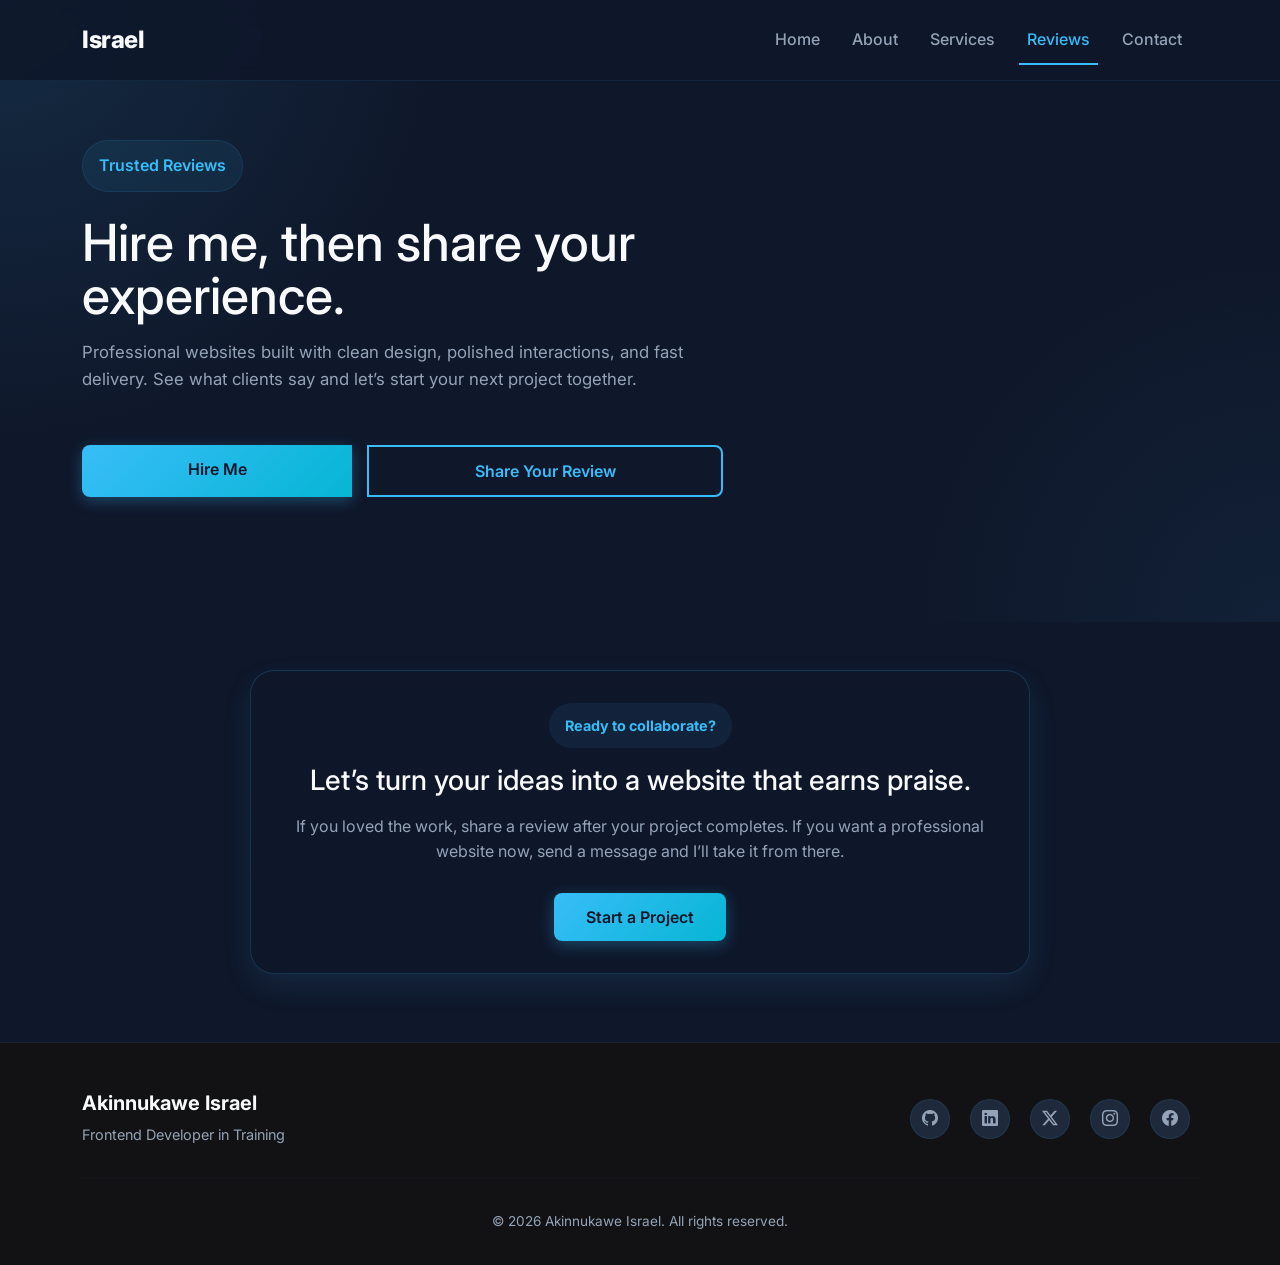
<file: review.html>
<!DOCTYPE html>
<html lang="en">
<head>
  <meta charset="UTF-8">
  <meta name="viewport" content="width=device-width, initial-scale=1.0">
  <title>Reviews | Akinnukawe Israel</title>
  <link href="https://cdn.jsdelivr.net/npm/bootstrap@5.3.2/dist/css/bootstrap.min.css" rel="stylesheet">
  <link rel="stylesheet" href="https://cdn.jsdelivr.net/npm/bootstrap-icons@1.11.1/font/bootstrap-icons.css">
  <link rel="stylesheet" href="style.css">
  <style>
    .review-hero {
      min-height: 55vh;
      display: flex;
      align-items: center;
      padding-top: 90px;
      background: radial-gradient(circle at top left, rgba(56, 189, 248, 0.12), transparent 32%),
                  radial-gradient(circle at bottom right, rgba(56, 189, 248, 0.06), transparent 28%);
    }
    .review-hero .hero-copy {
      max-width: 700px;
    }
    .review-hero h1 {
      font-size: clamp(2.5rem, 4vw, 4rem);
      line-height: 1.05;
      margin-bottom: 1rem;
    }
    .review-hero p {
      color: var(--text-secondary);
      font-size: 1.05rem;
      max-width: 640px;
      margin-bottom: 2rem;
    }
    .review-hero .btn-group {
      gap: 1rem;
    }
    .review-hero .hero-badge {
      display: inline-flex;
      align-items: center;
      gap: 0.5rem;
      background: rgba(56, 189, 248, 0.08);
      border: 1px solid var(--border);
      border-radius: 999px;
      color: var(--accent);
      padding: 0.75rem 1rem;
      font-weight: 600;
      margin-bottom: 1.5rem;
    }
    .testimonial-img {
      width: 70px;
      height: 70px;
      border-radius: 50%;
      background: linear-gradient(135deg, var(--card-bg), var(--bg-secondary));
      border: 2px solid var(--accent);
      display: flex;
      align-items: center;
      justify-content: center;
      font-size: 1.75rem;
      color: var(--accent);
      margin-bottom: 1rem;
    }
    .testimonial-card {
      background: var(--card-bg);
      border: 1px solid var(--border);
      border-radius: 24px;
      padding: 2rem;
      transition: transform 0.35s ease, border-color 0.35s ease, box-shadow 0.35s ease;
      min-height: 100%;
    }
    .testimonial-card:hover {
      transform: translateY(-8px);
      border-color: rgba(56, 189, 248, 0.35);
      box-shadow: 0 24px 50px rgba(0, 0, 0, 0.18);
    }
    .testimonial-card .quote-icon {
      font-size: 2rem;
      color: var(--accent);
      opacity: 0.35;
      line-height: 1;
    }
    .testimonial-card p {
      color: var(--text-secondary);
      margin: 1.25rem 0 1.5rem;
    }
    .testimonial-card .client-name {
      font-weight: 700;
      color: var(--text-primary);
      margin-bottom: 0.25rem;
    }
    .testimonial-card .client-role {
      color: var(--text-secondary);
      font-size: 0.95rem;
    }
    .review-grid {
      gap: 1.5rem;
    }
    .review-metrics .metric-card {
      padding: 1.75rem;
      border-radius: 20px;
    }
    .review-metrics .metric-card h3 {
      font-size: 2.5rem;
      color: var(--accent);
      margin-bottom: 0.5rem;
    }
    .review-metrics .metric-card p {
      color: var(--text-secondary);
    }
    .review-cta-card {
      background: linear-gradient(180deg, rgba(15, 23, 42, 0.98), rgba(15, 23, 42, 0.95));
      border: 1px solid rgba(56, 189, 248, 0.18);
      border-radius: 24px;
      padding: 2rem;
      text-align: center;
    }
    .review-cta-card:hover {
      border-color: rgba(56, 189, 248, 0.35);
      box-shadow: 0 24px 50px rgba(0, 0, 0, 0.18);
      transform: translateY(-6px);
      transition: transform 0.35s ease, border-color 0.35s ease, box-shadow 0.35s ease;
      
    }
    .review-cta-card h3 {
      margin-bottom: 1rem;
    }
    .review-cta-card p {
      color: var(--text-secondary);
      margin-bottom: 1.75rem;
    }
    .review-badge {
      display: inline-block;
      background: rgba(56, 189, 248, 0.08);
      color: var(--accent);
      border-radius: 999px;
      padding: 0.7rem 1rem;
      font-size: 0.9rem;
      font-weight: 700;
      margin-bottom: 1rem;
    }
  </style>
</head>
<body>

  <nav class="navbar navbar-expand-lg fixed-top">
    <div class="container">
      <a class="navbar-brand" href="index.html">Israel</a>
      <button class="navbar-toggler" type="button" data-bs-toggle="collapse" data-bs-target="#navbarNav">
        <span class="navbar-toggler-icon" style="filter: invert(1);"></span>
      </button>
      <div class="collapse navbar-collapse" id="navbarNav">
        <ul class="navbar-nav ms-auto">
          <li class="nav-item"><a class="nav-link" href="index.html">Home</a></li>
          <li class="nav-item"><a class="nav-link" href="about.html">About</a></li>
          <li class="nav-item"><a class="nav-link" href="services.html">Services</a></li>
          <li class="nav-item"><a class="nav-link active" href="review.html">Reviews</a></li>
          <li class="nav-item"><a class="nav-link" href="contact.html">Contact</a></li>
        </ul>
      </div>
    </div>
  </nav>

  <section class="review-hero" style="padding-top: 140px; padding-bottom: 125px;">
    <div class="container">
      <div class="row align-items-center">
        <div class="col-lg-7 hero-copy">
          <span class="hero-badge">Trusted Reviews</span>
          <h1>Hire me, then share your experience.</h1>
          <p>Professional websites built with clean design, polished interactions, and fast delivery. See what clients say and let’s start your next project together.</p>
          <div class="d-flex flex-wrap btn-group" style="padding-top: 20px;">
            <a href="contact.html" class="btn btn-cyan">Hire Me</a>
            <a href="contact.html" class="btn btn-outline-cyan">Share Your Review</a>
          </div>
        </div>
      </div>
    </div>
  </section>

  <!-- <section class="py-5">
    <div class="container">
      <div class="section-header">
        <h2>Client Feedback</h2>
        <p>Real reviews from clients who trusted me with their websites, brands, and digital experiences.</p>
      </div>
      <div class="row row-cols-1 row-cols-md-2 row-cols-xl-3 review-grid">
        <div class="col">
          <div class="testimonial-card">
            <div class="d-flex align-items-center mb-3">
              <div class="testimonial-img"><i class="bi bi-person-circle"></i></div>
              <div class="ms-3">
                <div class="client-name">Maria Johnson</div>
                <div class="client-role">Startup Founder</div>
              </div>
            </div>
            <i class="bi bi-quote quote-icon"></i>
            <p>“Israel delivered a polished website fast, with excellent communication and a modern design that helped our business stand out.”</p>
            <div class="client-role">Web Application / UI Improvement</div>
          </div>
        </div>
        <div class="col">
          <div class="testimonial-card">
            <div class="d-flex align-items-center mb-3">
              <div class="testimonial-img"><i class="bi bi-person-circle"></i></div>
              <div class="ms-3">
                <div class="client-name">David Akande</div>
                <div class="client-role">E-commerce Owner</div>
              </div>
            </div>
            <i class="bi bi-quote quote-icon"></i>
            <p>“The final website felt premium, and Israel turned our branding into a user-friendly online store with strong conversions.”</p>
            <div class="client-role">E-commerce Website</div>
          </div>
        </div>
        <div class="col">
          <div class="testimonial-card">
            <div class="d-flex align-items-center mb-3">
              <div class="testimonial-img"><i class="bi bi-person-circle"></i></div>
              <div class="ms-3">
                <div class="client-name">Fatima Bello</div>
                <div class="client-role">Marketing Lead</div>
              </div>
            </div>
            <i class="bi bi-quote quote-icon"></i>
            <p>“Professional, responsive, and detail-driven. The site launch was smoother than I expected, and the support afterward was excellent.”</p>
            <div class="client-role">Brand Website</div>
          </div>
        </div>
      </div>
    </div>
  </section> -->

  <!-- <section class="py-5">
    <div class="container">
      <div class="row g-4 review-metrics">
        <div class="col-md-4">
          <div class="metric-card glass-card text-center">
            <h3>4.9 / 5</h3>
            <p>Average rating from client feedback</p>
          </div>
        </div>
        <div class="col-md-4">
          <div class="metric-card glass-card text-center">
            <h3>20+</h3>
            <p>Website launches and user-focused projects</p>
          </div>
        </div>
        <div class="col-md-4">
          <div class="metric-card glass-card text-center">
            <h3>100%</h3>
            <p>Project satisfaction score from collaboration</p>
          </div>
        </div>
      </div>
    </div>
  </section> -->

  <section class="py-5">
    <div class="container" style=" padding-bottom: 20px;">
      <div class="review-cta-card mx-auto" style="max-width: 780px; border: 1px solid rgba(56, 189, 248, 0.18); box-shadow: 0 12px 30px rgba(56, 189, 248, 0.1);">
        <span class="review-badge">Ready to collaborate?</span>
        <h3>Let’s turn your ideas into a website that earns praise.</h3>
        <p>If you loved the work, share a review after your project completes. If you want a professional website now, send a message and I’ll take it from there.</p>
        <a href="contact.html" class="btn btn-cyan">Start a Project</a>
      </div>
    </div>
  </section>

  <footer class="footer">
    <div class="container">
      <div class="row align-items-center">
        <div class="col-md-6 text-center text-md-start mb-3 mb-md-0">
          <h5 style="font-weight: 700;">Akinnukawe Israel</h5>
          <p class="mb-0" style="color: var(--text-secondary); font-size: 0.9rem;">Frontend Developer in Training</p>
        </div>
        <div class="col-md-6 text-center text-md-end">
          <a href="https://github.com/king12oraku1" class="social-link"><i class="bi bi-github"></i></a>
          <a href="https://linkedin.com/in/israel-akinnukawe-5947b13b0" class="social-link"><i class="bi bi-linkedin"></i></a>
          <a href="https://twitter.com/akinnukawe77743" class="social-link"><i class="bi bi-twitter-x"></i></a>
          <a href="https://instagram.com/israel._ololade" class="social-link"><i class="bi bi-instagram"></i></a>
          <a href="https://facebook.com/share/1ZvUcsH8m3/" class="social-link"><i class="bi bi-facebook"></i></a>
        </div>
      </div>
      <hr style="border-color: var(--border); margin: 2rem 0;">
      <div class="text-center" style="color: var(--text-secondary); font-size: 0.85rem;">
        <p class="mb-0">&copy; 2026 Akinnukawe Israel. All rights reserved.</p>
      </div>
    </div>
  </footer>

  <script src="https://cdn.jsdelivr.net/npm/bootstrap@5.3.2/dist/js/bootstrap.bundle.min.js"></script>
  <script src="script.js"></script>
</body>
</html>
</file>
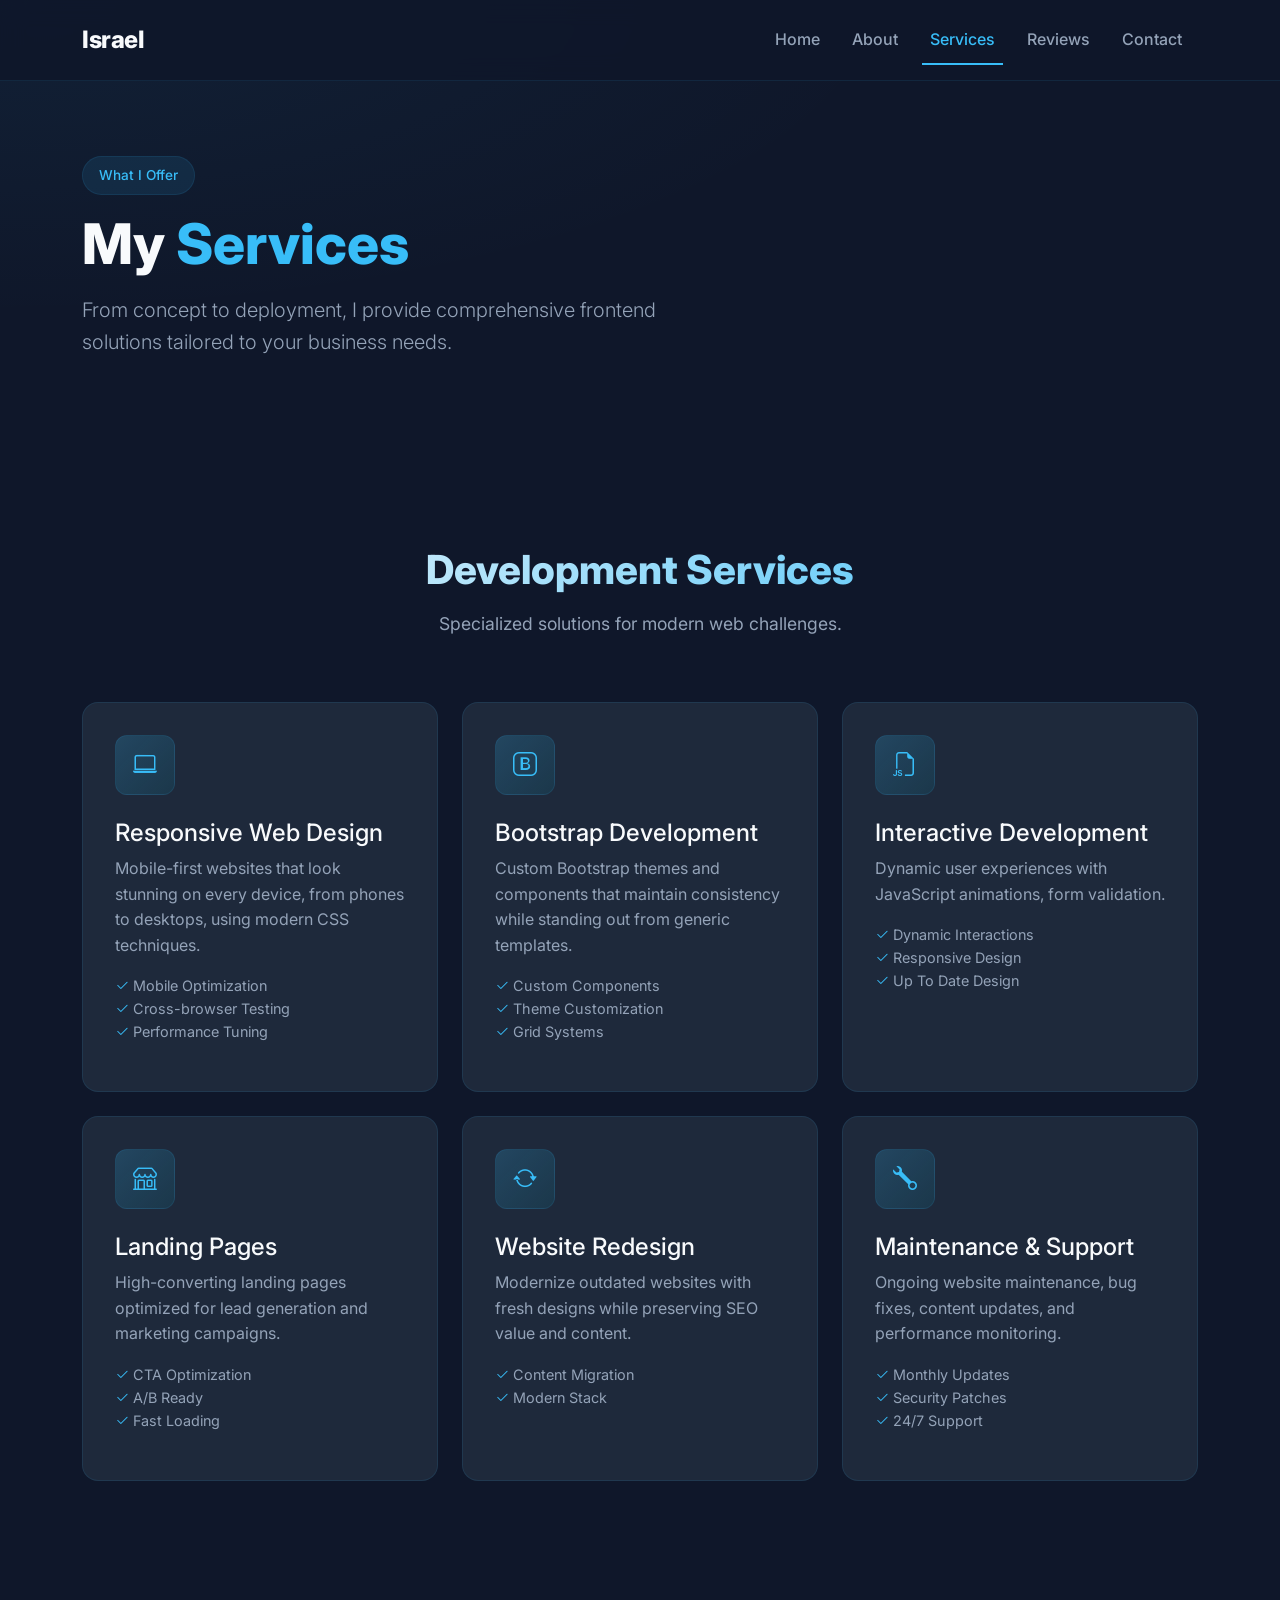
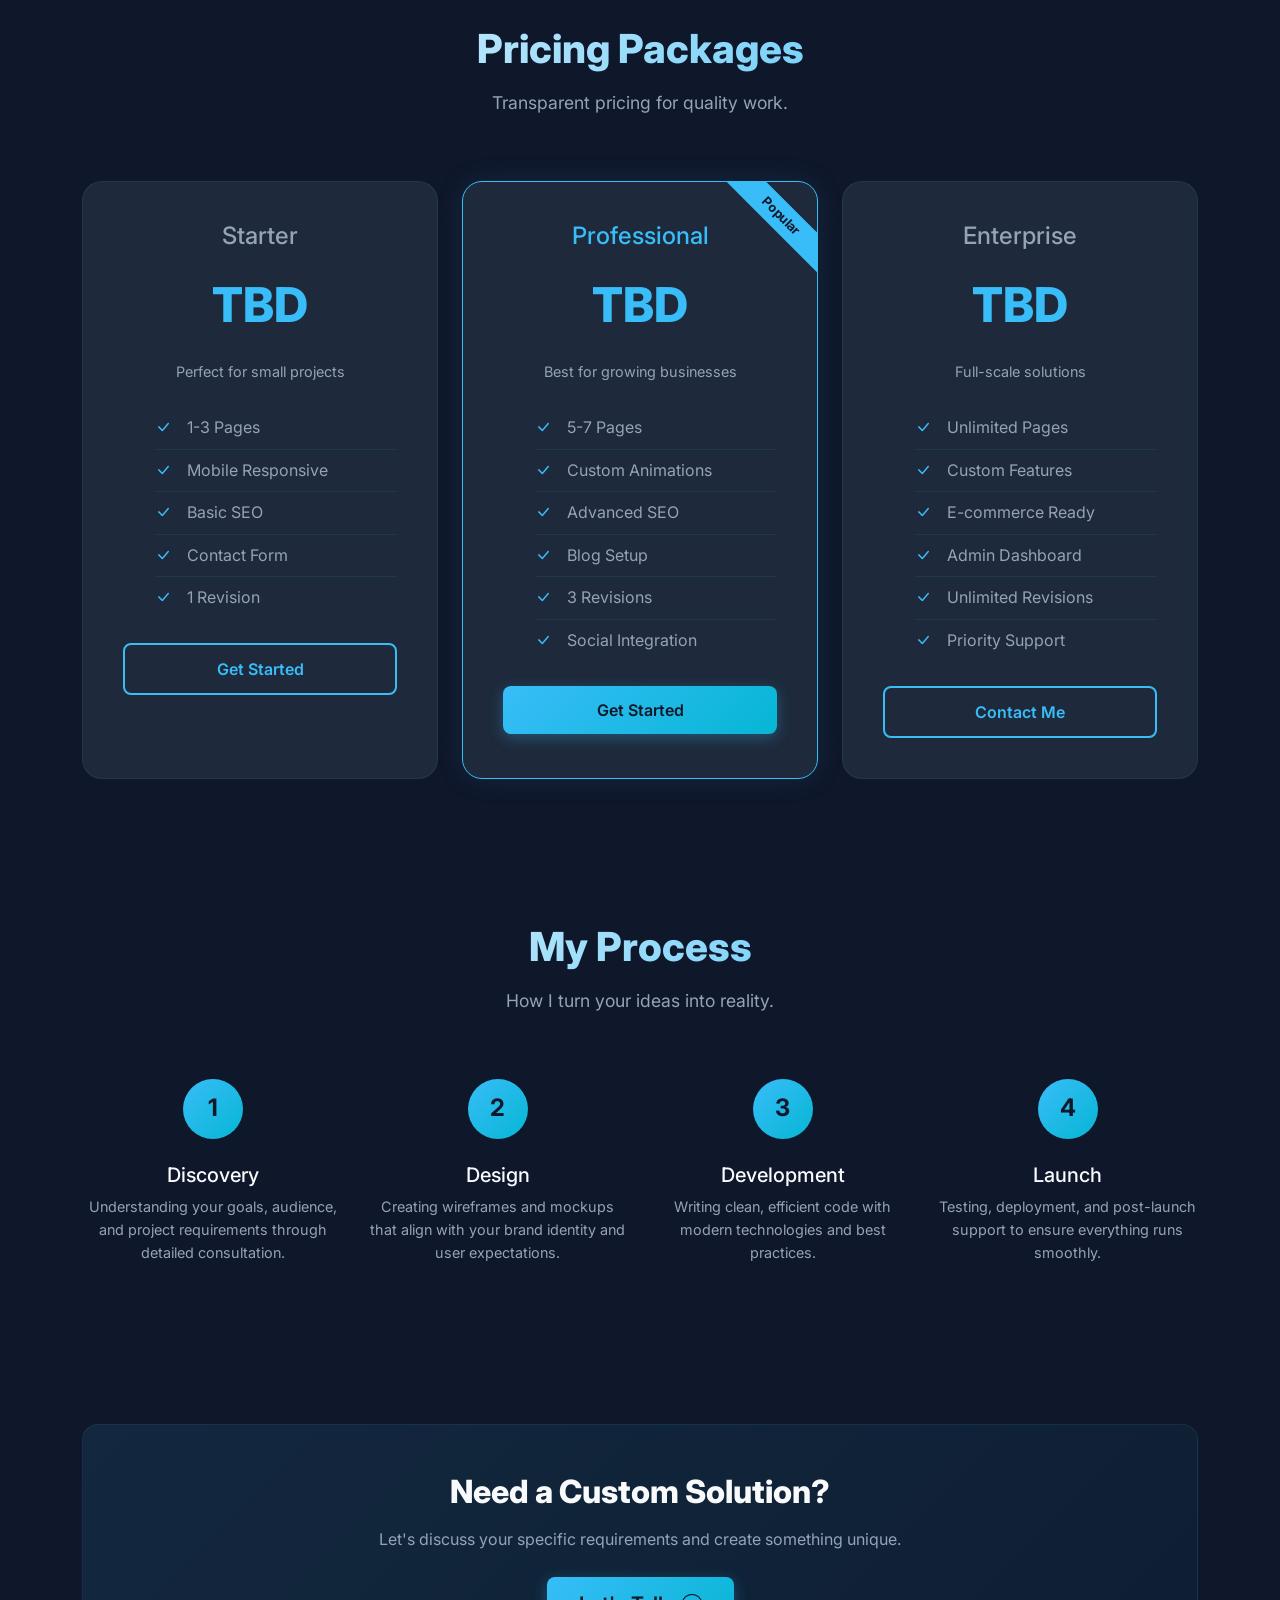
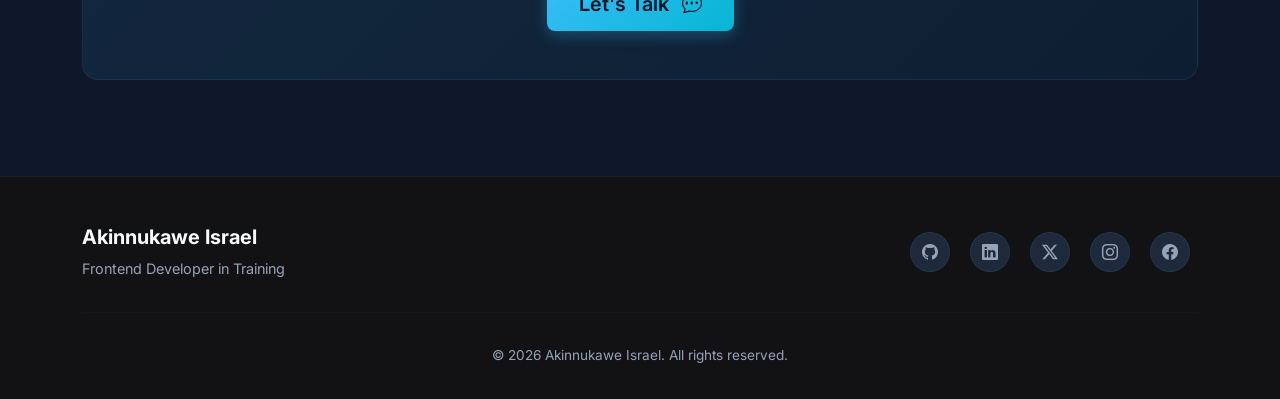
<file: services.html>
<!DOCTYPE html>
<html lang="en">
<head>
  <meta charset="UTF-8">
  <meta name="viewport" content="width=device-width, initial-scale=1.0">
  <title>Services | Akinnukawe Israel</title>
  <link href="https://cdn.jsdelivr.net/npm/bootstrap@5.3.2/dist/css/bootstrap.min.css" rel="stylesheet">
  <link rel="stylesheet" href="https://cdn.jsdelivr.net/npm/bootstrap-icons@1.11.1/font/bootstrap-icons.css">
  <link rel="stylesheet" href="style.css">
  <style>
    .services-hero {
      min-height: 50vh;
      display: flex;
      align-items: center;
      background: radial-gradient(ellipse at top left, rgba(56, 189, 248, 0.06) 0%, transparent 50%);
      padding-top: 80px;
    }
    .pricing-card {
      background: var(--card-bg);
      border: 1px solid var(--border);
      border-radius: 20px;
      padding: 2.5rem;
      transition: all 0.4s ease;
      height: 100%;
      position: relative;
      overflow: hidden;
    }
    .pricing-card:hover {
      transform: translateY(-10px);
      border-color: var(--accent);
      box-shadow: 0 20px 40px rgba(0,0,0,0.4);
    }
    .pricing-card.featured {
      border-color: var(--accent);
      box-shadow: 0 0 30px rgba(56, 189, 248, 0.1);
    }
    .pricing-card.featured::before {
      content: 'Popular';
      position: absolute;
      top: 20px;
      right: -35px;
      background: var(--accent);
      color: var(--bg-primary);
      padding: 0.25rem 3rem;
      font-size: 0.8rem;
      font-weight: 700;
      transform: rotate(45deg);
    }
    .price {
      font-size: 3rem;
      font-weight: 800;
      color: var(--accent);
    }
    .process-step {
      text-align: center;
      position: relative;
    }
    .process-number {
      width: 60px;
      height: 60px;
      background: linear-gradient(135deg, var(--accent), var(--accent-hover));
      color: var(--bg-primary);
      border-radius: 50%;
      display: flex;
      align-items: center;
      justify-content: center;
      font-size: 1.5rem;
      font-weight: 700;
      margin: 0 auto 1.5rem;
      position: relative;
      z-index: 2;
    }
    .process-line {
      position: absolute;
      top: 30px;
      left: 50%;
      width: 100%;
      height: 2px;
      background: linear-gradient(90deg, var(--accent), transparent);
      z-index: 1;
    }
    @media (max-width: 991px) {
      .process-line { display: none; }
    }
    .check-list li {
      list-style: none;
      padding: 0.5rem 0;
      color: var(--text-secondary);
      border-bottom: 1px solid var(--border);
    }
    .check-list li:last-child { border-bottom: none; }
    .check-list li i {
      color: var(--accent);
      margin-right: 0.75rem;
    }
  </style>
</head>
<body>

  <nav class="navbar navbar-expand-lg fixed-top">
    <div class="container">
      <a class="navbar-brand" href="index.html">Israel<span></span></a>
      <button class="navbar-toggler" type="button" data-bs-toggle="collapse" data-bs-target="#navbarNav">
        <span class="navbar-toggler-icon" style="filter: invert(1);"></span>
      </button>
      <div class="collapse navbar-collapse" id="navbarNav">
        <ul class="navbar-nav ms-auto">
          <li class="nav-item"><a class="nav-link" href="index.html">Home</a></li>
          <li class="nav-item"><a class="nav-link" href="about.html">About</a></li>
          <li class="nav-item"><a class="nav-link active" href="services.html">Services</a></li>
          <li class="nav-item"><a class="nav-link" href="review.html">Reviews</a></li>
          <li class="nav-item"><a class="nav-link" href="contact.html">Contact</a></li>
        </ul>
      </div>
    </div>
  </nav>

  <!-- Section 1: Services Hero -->
  <section class="services-hero">
    <div class="container">
      <div class="row align-items-center">
        <div class="col-lg-8 animate-on-scroll">
          <div class="badge-cyan mb-3 d-inline-block">What I Offer</div>
          <h1 style="font-size: 3.5rem; font-weight: 800; margin-bottom: 1rem;">My <span style="color: var(--accent);">Services</span></h1>
          <p class="lead" style="color: var(--text-secondary); max-width: 600px;">
            From concept to deployment, I provide comprehensive frontend solutions tailored to your business needs.
          </p>
        </div>
      </div>
    </div>
  </section>

  <!-- Section 2: Service Cards -->
  <section class="py-5 my-5">
    <div class="container">
      <div class="section-header animate-on-scroll">
        <h2>Development Services</h2>
        <p>Specialized solutions for modern web challenges.</p>
      </div>
      <div class="row g-4">
        <div class="col-md-6 col-lg-4 animate-on-scroll stagger-1">
          <div class="glass-card h-100">
            <div class="service-icon"><i class="bi bi-laptop"></i></div>
            <h4>Responsive Web Design</h4>
            <p style="color: var(--text-secondary);">Mobile-first websites that look stunning on every device, from phones to desktops, using modern CSS techniques.</p>
            <ul class="list-unstyled mt-3" style="color: var(--text-secondary); font-size: 0.9rem;">
              <li><i class="bi bi-check2" style="color: var(--accent);"></i> Mobile Optimization</li>
              <li><i class="bi bi-check2" style="color: var(--accent);"></i> Cross-browser Testing</li>
              <li><i class="bi bi-check2" style="color: var(--accent);"></i> Performance Tuning</li>
            </ul>
          </div>
        </div>
        <div class="col-md-6 col-lg-4 animate-on-scroll stagger-2">
          <div class="glass-card h-100">
            <div class="service-icon"><i class="bi bi-bootstrap"></i></div>
            <h4>Bootstrap Development</h4>
            <p style="color: var(--text-secondary);">Custom Bootstrap themes and components that maintain consistency while standing out from generic templates.</p>
            <ul class="list-unstyled mt-3" style="color: var(--text-secondary); font-size: 0.9rem;">
              <li><i class="bi bi-check2" style="color: var(--accent);"></i> Custom Components</li>
              <li><i class="bi bi-check2" style="color: var(--accent);"></i> Theme Customization</li>
              <li><i class="bi bi-check2" style="color: var(--accent);"></i> Grid Systems</li>
            </ul>
          </div>
        </div>
        <div class="col-md-6 col-lg-4 animate-on-scroll stagger-3">
          <div class="glass-card h-100">
            <div class="service-icon"><i class="bi bi-filetype-js"></i></div>
            <h4>Interactive Development</h4>
            <p style="color: var(--text-secondary);">Dynamic user experiences with JavaScript animations, form validation.</p>
            <ul class="list-unstyled mt-3" style="color: var(--text-secondary); font-size: 0.9rem;">
              <li><i class="bi bi-check2" style="color: var(--accent);"></i> Dynamic Interactions</li>
              <li><i class="bi bi-check2" style="color: var(--accent);"></i> Responsive Design</li>
              <li><i class="bi bi-check2" style="color: var(--accent);"></i> Up To Date Design</li>
            </ul>
          </div>
        </div>
        <div class="col-md-6 col-lg-4 animate-on-scroll stagger-1">
          <div class="glass-card h-100">
            <div class="service-icon"><i class="bi bi-shop"></i></div>
            <h4>Landing Pages</h4>
            <p style="color: var(--text-secondary);">High-converting landing pages optimized for lead generation and marketing campaigns.</p>
            <ul class="list-unstyled mt-3" style="color: var(--text-secondary); font-size: 0.9rem;">
              <li><i class="bi bi-check2" style="color: var(--accent);"></i> CTA Optimization</li>
              <li><i class="bi bi-check2" style="color: var(--accent);"></i> A/B Ready</li>
              <li><i class="bi bi-check2" style="color: var(--accent);"></i> Fast Loading</li>
            </ul>
          </div>
        </div>
        <div class="col-md-6 col-lg-4 animate-on-scroll stagger-2">
          <div class="glass-card h-100">
            <div class="service-icon"><i class="bi bi-arrow-repeat"></i></div>
            <h4>Website Redesign</h4>
            <p style="color: var(--text-secondary);">Modernize outdated websites with fresh designs while preserving SEO value and content.</p>
            <ul class="list-unstyled mt-3" style="color: var(--text-secondary); font-size: 0.9rem;">
              <li><i class="bi bi-check2" style="color: var(--accent);"></i> Content Migration</li>
              <li><i class="bi bi-check2" style="color: var(--accent);"></i> Modern Stack</li>
            </ul>
          </div>
        </div>
        <div class="col-md-6 col-lg-4 animate-on-scroll stagger-3">
          <div class="glass-card h-100">
            <div class="service-icon"><i class="bi bi-wrench"></i></div>
            <h4>Maintenance & Support</h4>
            <p style="color: var(--text-secondary);">Ongoing website maintenance, bug fixes, content updates, and performance monitoring.</p>
            <ul class="list-unstyled mt-3" style="color: var(--text-secondary); font-size: 0.9rem;">
              <li><i class="bi bi-check2" style="color: var(--accent);"></i> Monthly Updates</li>
              <li><i class="bi bi-check2" style="color: var(--accent);"></i> Security Patches</li>
              <li><i class="bi bi-check2" style="color: var(--accent);"></i> 24/7 Support</li>
            </ul>
          </div>
        </div>
      </div>
    </div>
  </section>

  <!-- Section 3: Pricing -->
  <section class="py-5 my-5">
    <div class="container">
      <div class="section-header animate-on-scroll">
        <h2>Pricing Packages</h2>
        <p>Transparent pricing for quality work.</p>
      </div>
      <div class="row g-4 justify-content-center">
        <div class="col-md-4 animate-on-scroll stagger-1">
          <div class="pricing-card text-center">
            <h4 style="color: var(--text-secondary);">Starter</h4>
            <div class="price my-3">TBD</div>
            <p style="color: var(--text-secondary); font-size: 0.9rem;">Perfect for small projects</p>
            <ul class="check-list text-start mt-4 mb-4">
              <li><i class="bi bi-check-lg"></i> 1-3 Pages</li>
              <li><i class="bi bi-check-lg"></i> Mobile Responsive</li>
              <li><i class="bi bi-check-lg"></i> Basic SEO</li>
              <li><i class="bi bi-check-lg"></i> Contact Form</li>
              <li><i class="bi bi-check-lg"></i> 1 Revision</li>
            </ul>
            <a href="contact.html" class="btn btn-outline-cyan w-100">Get Started</a>
          </div>
        </div>
        <div class="col-md-4 animate-on-scroll stagger-2">
          <div class="pricing-card featured text-center">
            <h4 style="color: var(--accent);">Professional</h4>
            <div class="price my-3">TBD</div>
            <p style="color: var(--text-secondary); font-size: 0.9rem;">Best for growing businesses</p>
            <ul class="check-list text-start mt-4 mb-4">
              <li><i class="bi bi-check-lg"></i> 5-7 Pages</li>
              <li><i class="bi bi-check-lg"></i> Custom Animations</li>
              <li><i class="bi bi-check-lg"></i> Advanced SEO</li>
              <li><i class="bi bi-check-lg"></i> Blog Setup</li>
              <li><i class="bi bi-check-lg"></i> 3 Revisions</li>
              <li><i class="bi bi-check-lg"></i> Social Integration</li>
            </ul>
            <a href="contact.html" class="btn btn-cyan w-100">Get Started</a>
          </div>
        </div>
        <div class="col-md-4 animate-on-scroll stagger-3">
          <div class="pricing-card text-center">
            <h4 style="color: var(--text-secondary);">Enterprise</h4>
            <div class="price my-3">TBD</div>
            <p style="color: var(--text-secondary); font-size: 0.9rem;">Full-scale solutions</p>
            <ul class="check-list text-start mt-4 mb-4">
              <li><i class="bi bi-check-lg"></i> Unlimited Pages</li>
              <li><i class="bi bi-check-lg"></i> Custom Features</li>
              <li><i class="bi bi-check-lg"></i> E-commerce Ready</li>
              <li><i class="bi bi-check-lg"></i> Admin Dashboard</li>
              <li><i class="bi bi-check-lg"></i> Unlimited Revisions</li>
              <li><i class="bi bi-check-lg"></i> Priority Support</li>
            </ul>
            <a href="contact.html" class="btn btn-outline-cyan w-100">Contact Me</a>
          </div>
        </div>
      </div>
    </div>
  </section>

  <!-- Section 4: Process -->
  <section class="py-5 my-5">
    <div class="container">
      <div class="section-header animate-on-scroll">
        <h2>My Process</h2>
        <p>How I turn your ideas into reality.</p>
      </div>
      <div class="row g-4 position-relative">
        <div class="col-md-6 col-lg-3 animate-on-scroll stagger-1">
          <div class="process-step">
            <div class="process-number">1</div>
            <h5>Discovery</h5>
            <p style="color: var(--text-secondary); font-size: 0.9rem;">Understanding your goals, audience, and project requirements through detailed consultation.</p>
          </div>
        </div>
        <div class="col-md-6 col-lg-3 animate-on-scroll stagger-2">
          <div class="process-step">
            <div class="process-number">2</div>
            <h5>Design</h5>
            <p style="color: var(--text-secondary); font-size: 0.9rem;">Creating wireframes and mockups that align with your brand identity and user expectations.</p>
          </div>
        </div>
        <div class="col-md-6 col-lg-3 animate-on-scroll stagger-3">
          <div class="process-step">
            <div class="process-number">3</div>
            <h5>Development</h5>
            <p style="color: var(--text-secondary); font-size: 0.9rem;">Writing clean, efficient code with modern technologies and best practices.</p>
          </div>
        </div>
        <div class="col-md-6 col-lg-3 animate-on-scroll stagger-4">
          <div class="process-step">
            <div class="process-number">4</div>
            <h5>Launch</h5>
            <p style="color: var(--text-secondary); font-size: 0.9rem;">Testing, deployment, and post-launch support to ensure everything runs smoothly.</p>
          </div>
        </div>
      </div>
    </div>
  </section>

  <!-- Section 5: CTA -->
  <section class="py-5 my-5">
    <div class="container">
      <div class="glass-card text-center py-5 animate-on-scroll scale-in" style="background: linear-gradient(135deg, rgba(56,189,248,0.1), rgba(6,182,212,0.05));">
        <h2 class="mb-3" style="font-weight: 800;">Need a Custom Solution?</h2>
        <p class="mb-4" style="color: var(--text-secondary);">Let's discuss your specific requirements and create something unique.</p>
        <a href="contact.html" class="btn btn-cyan btn-lg">Let's Talk <i class="bi bi-chat-dots ms-2"></i></a>
      </div>
    </div>
  </section>

  <footer class="footer">
    <div class="container">
      <div class="row align-items-center">
        <div class="col-md-6 text-center text-md-start mb-3 mb-md-0">
          <h5 style="font-weight: 700;">Akinnukawe Israel</h5>
          <p class="mb-0" style="color: var(--text-secondary); font-size: 0.9rem;">Frontend Developer in Training</p>
        </div>
        <div class="col-md-6 text-center text-md-end">
          <a href="https://github.com/king12oraku1" class="social-link"><i class="bi bi-github"></i></a>
          <a href="https://linkedin.com/in/israel-akinnukawe-5947b13b0
          " class="social-link"><i class="bi bi-linkedin"></i></a>
          <a href="https://twitter.com/akinnukawe77743" class="social-link"><i class="bi bi-twitter-x"></i></a>
          <a href="https://instagram.com/israel._ololade" class="social-link"><i class="bi bi-instagram"></i></a>
          <a href="https://facebook.com/share/1ZvUcsH8m3/" class="social-link"><i class="bi bi-facebook"></i></a>
        </div>
      </div>
      <hr style="border-color: var(--border); margin: 2rem 0;">
      <div class="text-center" style="color: var(--text-secondary); font-size: 0.85rem;">
        <p class="mb-0">&copy; 2026 Akinnukawe Israel. All rights reserved.</p>
      </div>
    </div>
  </footer>

  <script src="https://cdn.jsdelivr.net/npm/bootstrap@5.3.2/dist/js/bootstrap.bundle.min.js"></script>
  <script src="script.js"></script>
</body>
</html>
</file>
<file: style.css>
@import url('https://fonts.googleapis.com/css2?family=Inter:wght@300;400;500;600;700;800&display=swap');

:root {
  --bg-primary: #0F172A;
  --bg-secondary: #121214;
  --card-bg: #1E293B;
  --card-alt: #1A1A1E;
  --text-primary: #F8FAFC;
  --text-secondary: #94A3B8;
  --accent: #38BDF8;
  --accent-hover: #06B6D4;
  --border: rgba(56, 189, 248, 0.1);
  --shadow: rgba(0, 0, 0, 0.4);
}

* {
  margin: 0;
  padding: 0;
  box-sizing: border-box;
}

html {
  scroll-behavior: smooth;
}

body {
  font-family: 'Inter', sans-serif;
  background-color: var(--bg-primary);
  color: var(--text-primary);
  line-height: 1.6;
  overflow-x: hidden;
}

/* Scrollbar */
::-webkit-scrollbar {
  width: 8px;
}
::-webkit-scrollbar-track {
  background: var(--bg-secondary);
}
::-webkit-scrollbar-thumb {
  background: var(--accent);
  border-radius: 4px;
}

/* Navigation */
.navbar {
  background: rgba(15, 23, 42, 0.85) !important;
  backdrop-filter: blur(12px);
  border-bottom: 1px solid var(--border);
  padding: 1rem 0;
  transition: all 0.3s ease;
}

.navbar-brand {
  color: var(--text-primary) !important;
  font-weight: 800;
  font-size: 1.5rem;
  letter-spacing: -0.5px;
}

.navbar-brand span {
  color: var(--accent);
}

.nav-link {
  color: var(--text-secondary) !important;
  font-weight: 500;
  margin: 0 0.5rem;
  position: relative;
  transition: color 0.3s ease;
}

.nav-link:hover,
.nav-link.active {
  color: var(--accent) !important;
}

.nav-link::after {
  content: '';
  position: absolute;
  bottom: -4px;
  left: 0;
  width: 0;
  height: 2px;
  background: var(--accent);
  transition: width 0.3s ease;
}

.nav-link:hover::after,
.nav-link.active::after {
  width: 100%;
}

/* Buttons */
.btn-cyan {
  background: linear-gradient(135deg, var(--accent), var(--accent-hover));
  color: var(--bg-primary);
  border: none;
  padding: 0.75rem 2rem;
  font-weight: 600;
  border-radius: 8px;
  transition: all 0.3s ease;
  box-shadow: 0 4px 15px rgba(56, 189, 248, 0.3);
}

.btn-cyan:hover {
  transform: translateY(-2px);
  box-shadow: 0 6px 25px rgba(56, 189, 248, 0.5);
  color: var(--bg-primary);
}

.btn-outline-cyan {
  background: transparent;
  color: var(--accent);
  border: 2px solid var(--accent);
  padding: 0.75rem 2rem;
  font-weight: 600;
  border-radius: 8px;
  transition: all 0.3s ease;
}

.btn-outline-cyan:hover {
  background: var(--accent);
  color: var(--bg-primary);
  transform: translateY(-2px);
}

/* Cards */
.glass-card {
  background: var(--card-bg);
  border: 1px solid var(--border);
  border-radius: 16px;
  padding: 2rem;
  transition: all 0.4s ease;
  position: relative;
  overflow: hidden;
}

.glass-card::before {
  content: '';
  position: absolute;
  top: 0;
  left: -100%;
  width: 100%;
  height: 100%;
  background: linear-gradient(90deg, transparent, rgba(56, 189, 248, 0.05), transparent);
  transition: left 0.5s ease;
}

.glass-card:hover::before {
  left: 100%;
}

.glass-card:hover {
  transform: translateY(-8px);
  border-color: rgba(56, 189, 248, 0.3);
  box-shadow: 0 20px 40px rgba(0, 0, 0, 0.4), 0 0 20px rgba(56, 189, 248, 0.1);
}

/* Section Headers */
.section-header {
  text-align: center;
  margin-bottom: 4rem;
}

.section-header h2 {
  font-size: 2.5rem;
  font-weight: 800;
  margin-bottom: 1rem;
  background: linear-gradient(135deg, var(--text-primary), var(--accent));
  -webkit-background-clip: text;
  -webkit-text-fill-color: transparent;
  background-clip: text;
}

.section-header p {
  color: var(--text-secondary);
  font-size: 1.1rem;
  max-width: 600px;
  margin: 0 auto;
}

/* Animations */
.animate-on-scroll {
  opacity: 0;
  transform: translateY(40px);
  transition: all 0.8s cubic-bezier(0.4, 0, 0.2, 1);
}

.animate-on-scroll.visible {
  opacity: 1;
  transform: translateY(0);
}

.fade-in {
  opacity: 0;
  transition: opacity 1s ease;
}

.fade-in.visible {
  opacity: 1;
}

.slide-left {
  opacity: 0;
  transform: translateX(-60px);
  transition: all 0.8s ease;
}

.slide-left.visible {
  opacity: 1;
  transform: translateX(0);
}

.slide-right {
  opacity: 0;
  transform: translateX(60px);
  transition: all 0.8s ease;
}

.slide-right.visible {
  opacity: 1;
  transform: translateX(0);
}

.scale-in {
  opacity: 0;
  transform: scale(0.8);
  transition: all 0.8s ease;
}

.scale-in.visible {
  opacity: 1;
  transform: scale(1);
}

.stagger-1 { transition-delay: 0.1s; }
.stagger-2 { transition-delay: 0.2s; }
.stagger-3 { transition-delay: 0.3s; }
.stagger-4 { transition-delay: 0.4s; }

/* Hero Section */
.hero-section {
  min-height: 100vh;
  display: flex;
  align-items: center;
  position: relative;
  overflow: hidden;
  background: radial-gradient(ellipse at top right, rgba(56, 189, 248, 0.08) 0%, transparent 50%),
              radial-gradient(ellipse at bottom left, rgba(6, 182, 212, 0.05) 0%, transparent 50%);
}

.hero-section::before {
  content: '';
  position: absolute;
  top: 0;
  left: 0;
  width: 100%;
  height: 100%;
  background: url("data:image/svg+xml,%3Csvg width='60' height='60' viewBox='0 0 60 60' xmlns='http://www.w3.org/2000/svg'%3E%3Cg fill='none' fill-rule='evenodd'%3E%3Cg fill='%2338BDF8' fill-opacity='0.03'%3E%3Cpath d='M36 34v-4h-2v4h-4v2h4v4h2v-4h4v-2h-4zm0-30V0h-2v4h-4v2h4v4h2V6h4V4h-4zM6 34v-4H4v4H0v2h4v4h2v-4h4v-2H6zM6 4V0H4v4H0v2h4v4h2V6h4V4H6z'/%3E%3C/g%3E%3C/g%3E%3C/svg%3E");
  opacity: 0.4;
}

.hero-content h1 {
  font-size: 4rem;
  font-weight: 800;
  line-height: 1.1;
  margin-bottom: 1.5rem;
}

.hero-content h1 span {
  color: var(--accent);
  text-shadow: 0 0 30px rgba(56, 189, 248, 0.3);
}

.hero-content .lead {
  font-size: 1.25rem;
  color: var(--text-secondary);
  margin-bottom: 2rem;
}

.hero-stats {
  display: flex;
  gap: 3rem;
  margin-top: 3rem;
}

.stat-item h3 {
  font-size: 2.5rem;
  font-weight: 700;
  color: var(--accent);
  margin-bottom: 0.25rem;
}

.stat-item p {
  color: var(--text-secondary);
  font-size: 0.9rem;
  text-transform: uppercase;
  letter-spacing: 1px;
}

/* Floating shapes */
.float-shape {
  position: absolute;
  border-radius: 50%;
  background: linear-gradient(135deg, var(--accent), var(--accent-hover));
  opacity: 0.1;
  animation: float 6s ease-in-out infinite;
}

@keyframes float {
  0%, 100% { transform: translateY(0px) rotate(0deg); }
  50% { transform: translateY(-20px) rotate(5deg); }
}

/* Project Cards */
.project-card {
  background: var(--card-bg);
  border-radius: 16px;
  overflow: hidden;
  border: 1px solid var(--border);
  transition: all 0.4s ease;
  height: 100%;
}

.project-card:hover {
  transform: translateY(-10px);
  box-shadow: 0 25px 50px rgba(0, 0, 0, 0.5);
  border-color: rgba(56, 189, 248, 0.3);
}

.project-img {
  height: 220px;
  background: linear-gradient(135deg, #1e293b 0%, #0f172a 100%);
  display: flex;
  align-items: center;
  justify-content: center;
  font-size: 3rem;
  color: var(--accent);
  position: relative;
  overflow: hidden;
}

.project-img::after {
  content: '';
  position: absolute;
  top: 0;
  left: 0;
  width: 100%;
  height: 100%;
  background: linear-gradient(to bottom, transparent 50%, var(--card-bg) 100%);
}

.project-body {
  padding: 1.5rem;
}

.project-body h4 {
  font-weight: 700;
  margin-bottom: 0.5rem;
  color: var(--text-primary);
}

.project-body p {
  color: var(--text-secondary);
  font-size: 0.95rem;
  margin-bottom: 1rem;
}

.project-tags {
  display: flex;
  flex-wrap: wrap;
  gap: 0.5rem;
  margin-bottom: 1rem;
}

.tag {
  background: rgba(56, 189, 248, 0.1);
  color: var(--accent);
  padding: 0.25rem 0.75rem;
  border-radius: 20px;
  font-size: 0.8rem;
  font-weight: 500;
}

/* Service Cards */
.service-icon {
  width: 60px;
  height: 60px;
  background: linear-gradient(135deg, rgba(56, 189, 248, 0.2), rgba(6, 182, 212, 0.1));
  border-radius: 12px;
  display: flex;
  align-items: center;
  justify-content: center;
  font-size: 1.5rem;
  color: var(--accent);
  margin-bottom: 1.5rem;
  border: 1px solid var(--border);
}

/* Review Cards */
.review-card {
  background: var(--card-bg);
  border-radius: 16px;
  padding: 2rem;
  border: 1px solid var(--border);
  transition: all 0.4s ease;
  height: 100%;
}

.review-card:hover {
  border-color: rgba(56, 189, 248, 0.3);
  transform: translateY(-5px);
}

.review-stars {
  color: #fbbf24;
  margin-bottom: 1rem;
}

.reviewer-img {
  width: 50px;
  height: 50px;
  border-radius: 50%;
  background: linear-gradient(135deg, var(--accent), var(--accent-hover));
  display: flex;
  align-items: center;
  justify-content: center;
  font-weight: 700;
  color: var(--bg-primary);
  margin-right: 1rem;
}

/* Contact Form */
.form-control {
  background: var(--card-bg);
  border: 1px solid var(--border);
  color: var(--text-primary);
  padding: 0.875rem 1rem;
  border-radius: 10px;
}

.form-control:focus {
  background: var(--card-bg);
  border-color: var(--accent);
  color: var(--text-primary);
  box-shadow: 0 0 0 3px rgba(56, 189, 248, 0.1);
}

.form-control::placeholder {
  color: var(--text-secondary);
}

.form-label {
  color: var(--text-secondary);
  font-weight: 500;
  margin-bottom: 0.5rem;
}

/* Contact Info Cards */
.contact-info-card {
  background: var(--card-bg);
  border-radius: 16px;
  padding: 2rem;
  border: 1px solid var(--border);
  text-align: center;
  transition: all 0.4s ease;
}

.contact-info-card:hover {
  border-color: var(--accent);
  transform: translateY(-5px);
}

.contact-icon {
  width: 60px;
  height: 60px;
  background: linear-gradient(135deg, rgba(56, 189, 248, 0.2), rgba(6, 182, 212, 0.1));
  border-radius: 50%;
  display: flex;
  align-items: center;
  justify-content: center;
  font-size: 1.5rem;
  color: var(--accent);
  margin: 0 auto 1.5rem;
  border: 1px solid var(--border);
}

/* Footer */
.footer {
  background: var(--bg-secondary);
  border-top: 1px solid var(--border);
  padding: 3rem 0 2rem;
}

.social-link {
  width: 40px;
  height: 40px;
  border-radius: 50%;
  background: var(--card-bg);
  border: 1px solid var(--border);
  display: inline-flex;
  align-items: center;
  justify-content: center;
  color: var(--text-secondary);
  margin: 0 0.5rem;
  transition: all 0.3s ease;
  text-decoration: none;
}

.social-link:hover {
  background: var(--accent);
  color: var(--bg-primary);
  border-color: var(--accent);
  transform: translateY(-3px);
}

/* Responsive */
@media (max-width: 991px) {
  .hero-content h1 {
    font-size: 2.5rem;
  }
  .hero-stats {
    gap: 2rem;
  }
}

@media (max-width: 768px) {
  .hero-content h1 {
    font-size: 2rem;
  }
  .section-header h2 {
    font-size: 1.75rem;
  }
  .hero-stats {
    flex-direction: column;
    gap: 1.5rem;
  }
}

/* Loading Animation */
@keyframes pulse-glow {
  0%, 100% { box-shadow: 0 0 5px rgba(56, 189, 248, 0.2); }
  50% { box-shadow: 0 0 20px rgba(56, 189, 248, 0.4); }
}

.accent-glow {
  animation: pulse-glow 3s ease-in-out infinite;
}

/* Timeline */
.timeline {
  position: relative;
  padding-left: 2rem;
}

.timeline::before {
  content: '';
  position: absolute;
  left: 0;
  top: 0;
  height: 100%;
  width: 2px;
  background: linear-gradient(to bottom, var(--accent), transparent);
}

.timeline-item {
  position: relative;
  padding-bottom: 2rem;
  padding-left: 2rem;
}

.timeline-item::before {
  content: '';
  position: absolute;
  left: -2rem;
  top: 0.5rem;
  width: 12px;
  height: 12px;
  border-radius: 50%;
  background: var(--accent);
  border: 3px solid var(--bg-primary);
  box-shadow: 0 0 0 3px var(--accent);
}

/* Progress Bars */
.progress {
  background: var(--bg-secondary);
  border-radius: 10px;
  height: 8px;
  overflow: hidden;
}

.progress-bar {
  background: linear-gradient(90deg, var(--accent), var(--accent-hover));
  border-radius: 10px;
  transition: width 1.5s ease;
}

/* Badge */
.badge-cyan {
  background: rgba(56, 189, 248, 0.1);
  color: var(--accent);
  padding: 0.5rem 1rem;
  border-radius: 20px;
  font-size: 0.85rem;
  font-weight: 500;
  border: 1px solid var(--border);
}
</file>
